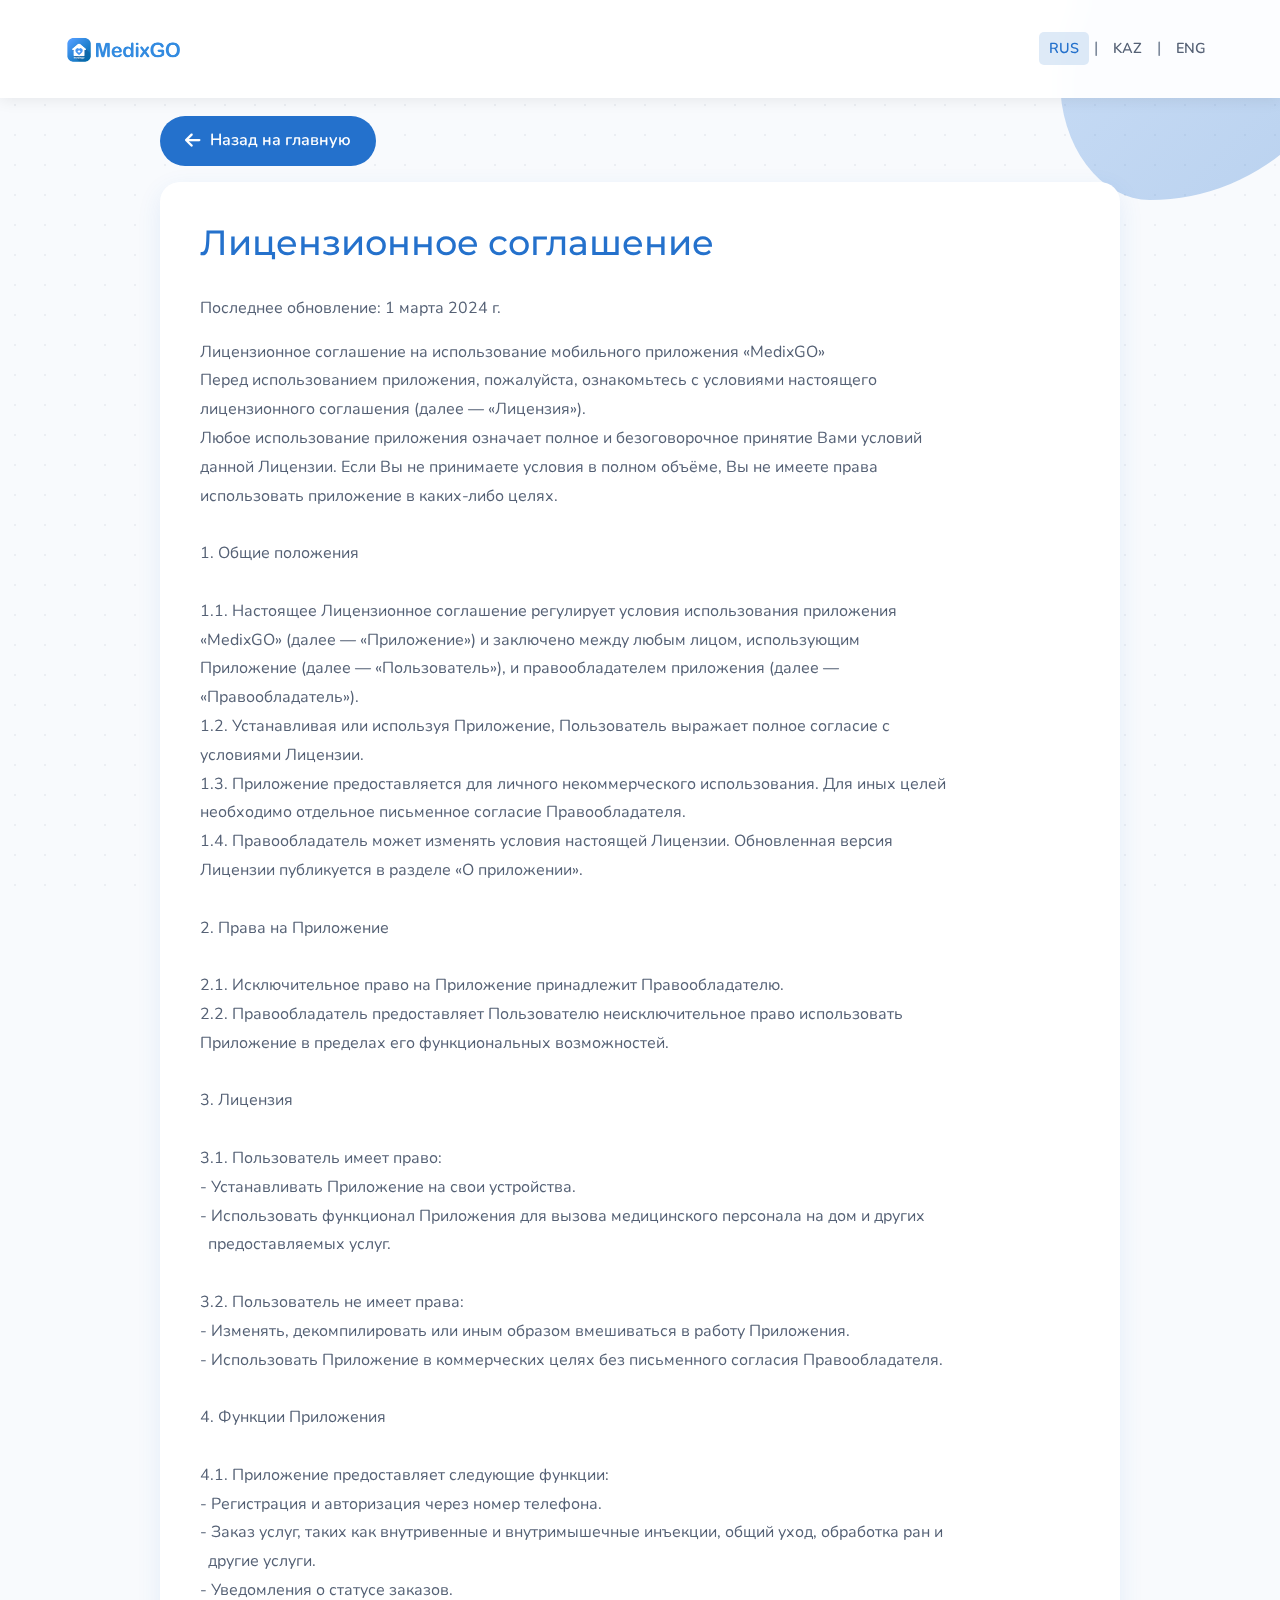
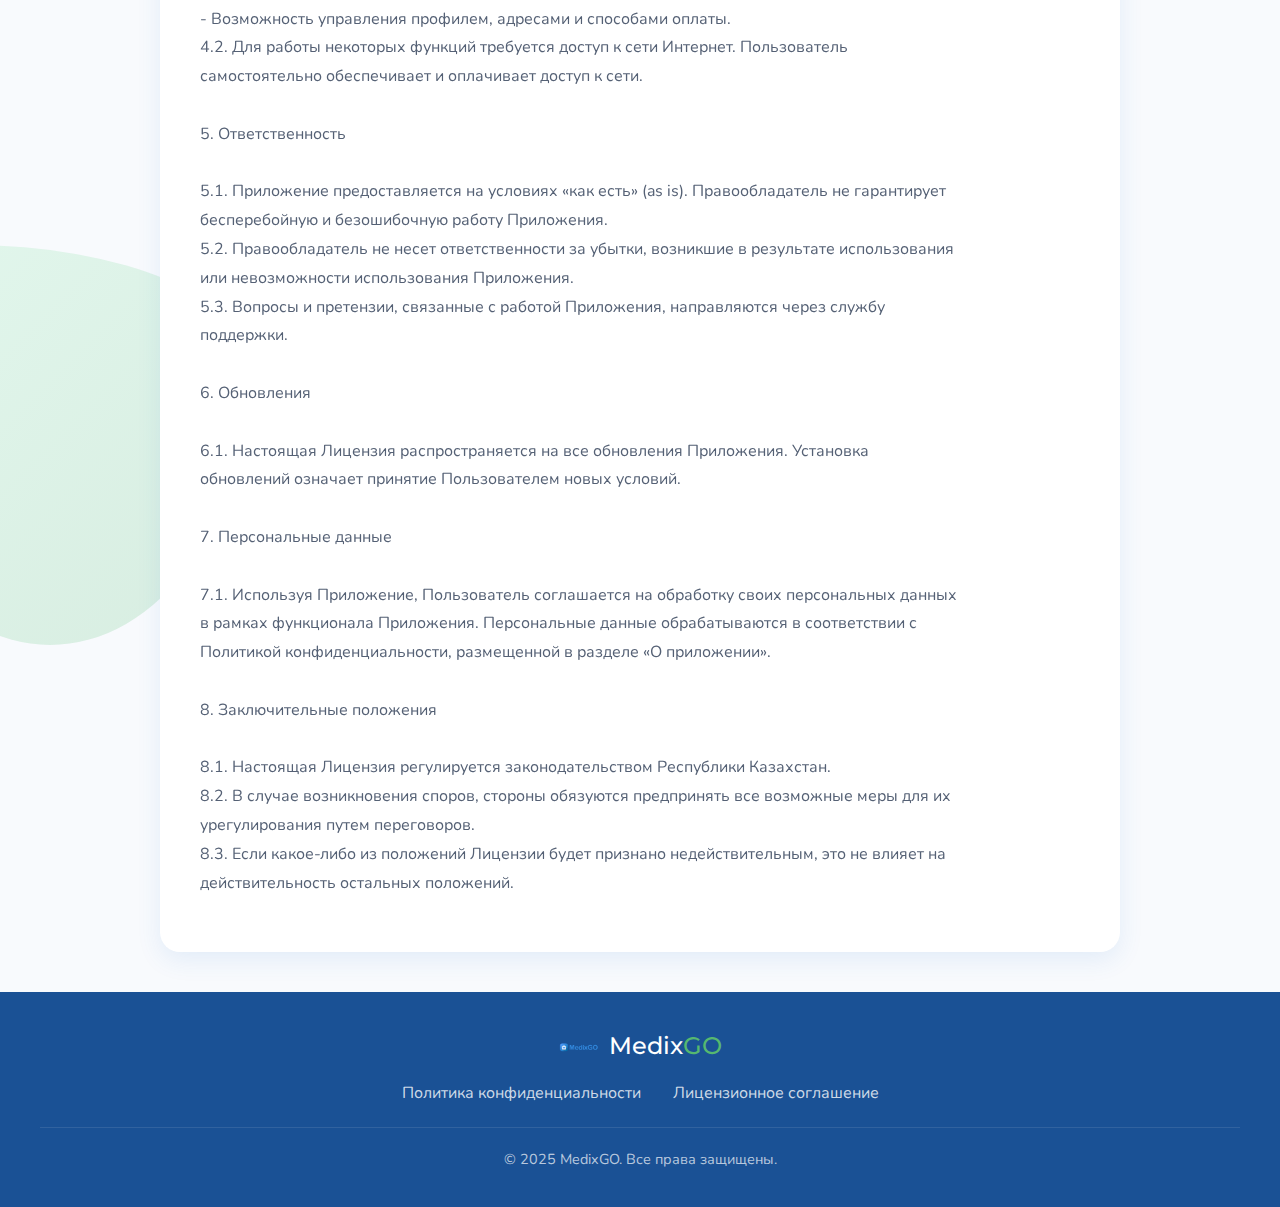
<file: licenziya.html>
<!DOCTYPE html>
<html lang="ru">
<head>
  <meta charset="UTF-8">
  <title>MedixGO - Лицензионное соглашение</title>
  <meta name="viewport" content="width=device-width, initial-scale=1.0" />

  <!-- Bootstrap CSS -->
  <link
    rel="stylesheet"
    href="https://cdn.jsdelivr.net/npm/bootstrap@5.3.0/dist/css/bootstrap.min.css"
  />
  <!-- Google Font: Nunito + Montserrat -->
  <link
    href="https://fonts.googleapis.com/css2?family=Nunito:wght@400;600;700&family=Montserrat:wght@500;700&display=swap"
    rel="stylesheet"
  />
  <!-- Font Awesome для иконок -->
  <link
    rel="stylesheet"
    href="https://cdnjs.cloudflare.com/ajax/libs/font-awesome/6.0.0/css/all.min.css"
    crossorigin="anonymous"
    referrerpolicy="no-referrer"
  />

  <style>
    :root {
      --primary: #2471CC;
      --primary-light: #5B9AE8;
      --primary-dark: #1A5195;
      --secondary: #38BEC9;
      --accent: #56B870;
      --accent-light: #8EEDB0;
      --background: #F8FAFD;
      --card-bg: #FFFFFF;
      --text-dark: #272E3A;
      --text-medium: #556175;
      --text-light: #7E8A9C;
      --white: #FFFFFF;
      --shadow: 0 8px 24px rgba(36, 113, 204, 0.1);
    }
    
    * {
      margin: 0;
      padding: 0;
      box-sizing: border-box;
    }
    
    body {
      background-color: var(--background);
      color: var(--text-dark);
      font-family: 'Nunito', sans-serif;
      line-height: 1.6;
      position: relative;
      overflow-x: hidden;
    }

    /* Декоративные элементы */
    .bg-shape {
      position: absolute;
      z-index: -1;
    }

    .bg-shape-1 {
      top: -100px;
      right: -80px;
      width: 300px;
      height: 300px;
      background: linear-gradient(135deg, var(--primary-light), var(--primary));
      border-radius: 60% 40% 70% 30% / 60% 30% 70% 40%;
      opacity: 0.3;
    }

    .bg-shape-2 {
      bottom: 20%;
      left: -150px;
      width: 400px;
      height: 400px;
      background: linear-gradient(135deg, var(--accent-light), var(--accent));
      border-radius: 30% 70% 50% 50% / 30% 30% 70% 70%;
      opacity: 0.2;
    }
    
    .bg-dots {
      position: fixed;
      width: 100%;
      height: 100%;
      background-image: radial-gradient(var(--text-light) 1px, transparent 1px);
      background-size: 30px 30px;
      opacity: 0.1;
      z-index: -2;
    }

    /* Шапка */
    header {
      position: fixed;
      top: 0;
      left: 0;
      right: 0;
      z-index: 999;
      background: rgba(255, 255, 255, 0.95);
      box-shadow: 0 2px 15px rgba(0, 0, 0, 0.08);
      backdrop-filter: blur(10px);
      display: flex;
      align-items: center;
      justify-content: space-between;
      padding: 15px 5%;
      transition: all 0.3s ease;
    }

    /* Логотип */
    .logo-container {
      display: flex;
      align-items: center;
    }

    #logo {
      width: 120px;
      height: auto;
      transition: transform 0.3s;
    }

    .logo-container:hover #logo {
      transform: scale(1.05);
    }

    /* Языковые переключатели */
    .lang-switch {
      display: flex;
      align-items: center;
      gap: 5px;
    }

    .lang-btn {
      background: none;
      border: none;
      color: var(--text-medium);
      font-weight: 600;
      cursor: pointer;
      font-size: 0.9rem;
      padding: 5px 10px;
      border-radius: 5px;
      transition: all 0.3s;
    }

    .lang-btn:hover {
      color: var(--primary);
      background: rgba(36, 113, 204, 0.1);
    }

    .lang-btn.active {
      color: var(--primary);
      background: rgba(36, 113, 204, 0.15);
    }

    .lang-separator {
      color: var(--text-light);
      font-weight: 600;
    }

    /* Основной контент */
    main {
      padding-top: 100px;
      max-width: 1000px;
      margin: auto;
      padding-left: 20px;
      padding-right: 20px;
      position: relative;
    }

    .license-container {
      background: var(--card-bg);
      border-radius: 20px;
      padding: 40px;
      box-shadow: var(--shadow);
      margin-bottom: 40px;
    }

    .license-container h1 {
      font-family: 'Montserrat', sans-serif;
      color: var(--primary);
      margin-bottom: 30px;
      font-size: 2.2rem;
    }

    .license-container p {
      color: var(--text-medium);
      margin-bottom: 15px;
      line-height: 1.8;
      white-space: pre-wrap;
    }

    .license-container h2 {
      font-family: 'Montserrat', sans-serif;
      color: var(--text-dark);
      margin: 30px 0 15px;
      font-size: 1.5rem;
    }

    .back-button {
      display: inline-flex;
      align-items: center;
      gap: 10px;
      padding: 12px 25px;
      background: var(--primary);
      color: white;
      border-radius: 50px;
      text-decoration: none;
      font-weight: 600;
      transition: all 0.3s;
      margin-bottom: 1em;
      margin-top: 1em;
    }

    .back-button:hover {
      background: var(--primary-dark);
      transform: translateY(-2px);
      color: white;
    }

    .back-button i {
      font-size: 1.1rem;
    }

    /* Футер */
    footer {
      background: var(--primary-dark);
      color: var(--white);
      padding: 40px 20px 20px;
      text-align: center;
    }

    .footer-content {
      max-width: 1200px;
      margin: 0 auto;
    }

    .footer-logo {
      display: flex;
      align-items: center;
      justify-content: center;
      gap: 10px;
      margin-bottom: 20px;
    }

    .footer-logo img {
      width: 40px;
      height: auto;
    }

    .footer-logo h3 {
      font-family: 'Montserrat', sans-serif;
      font-size: 1.5rem;
      color: white;
      margin: 0;
    }

    .footer-logo h3 span {
      color: #56B870;
    }
    
    .footer-links {
      display: flex;
      justify-content: center;
      gap: 2rem;
      margin-bottom: 20px;
    }
    
    .footer-links a {
      color: rgba(255, 255, 255, 0.8);
      text-decoration: none;
      transition: color 0.3s ease;
    }
    
    .footer-links a:hover {
      color: white;
      text-decoration: underline;
    }

    .footer-bottom {
      margin-top: 20px;
      padding-top: 20px;
      border-top: 1px solid rgba(255, 255, 255, 0.1);
    }

    .footer-bottom p {
      color: rgba(255, 255, 255, 0.7);
      font-size: 0.9rem;
    }

    @media (max-width: 768px) {
      .license-container {
        padding: 30px 20px;
      }

      .license-container h1 {
        font-size: 1.8rem;
      }

      .license-container h2 {
        font-size: 1.3rem;
      }
    }
  </style>
</head>
<body>
  <!-- Декоративные элементы фона -->
  <div class="bg-dots"></div>
  <div class="bg-shape bg-shape-1"></div>
  <div class="bg-shape bg-shape-2"></div>

  <!-- Шапка -->
  <header id="site-header">
    <div class="logo-container">
      <img src="Logo.png" alt="MedixGO Logo" id="logo" />
    </div>
    <div class="lang-switch">
      <button class="lang-btn active" onclick="changeLang('ru')">RUS</button>
      <span class="lang-separator">|</span>
      <button class="lang-btn" onclick="changeLang('kz')">KAZ</button>
      <span class="lang-separator">|</span>
      <button class="lang-btn" onclick="changeLang('en')">ENG</button>
    </div>
  </header>

  <!-- Основной контент -->
  <main>
    <a href="updated-medixgo-website.html" class="back-button" id="backButton">
      <i class="fas fa-arrow-left"></i>
      <span id="backButtonText">Назад на главную</span>
    </a>

    <div class="license-container">
      <h1 id="licenseTitle">Лицензионное соглашение</h1>
      
      <p id="lastUpdated">Последнее обновление: 1 марта 2024 г.</p>
      <div id="licenseContent">
        <p id="licenseBody">Лицензионное соглашение на использование мобильного приложения «MedixGO»
Перед использованием приложения, пожалуйста, ознакомьтесь с условиями настоящего 
лицензионного соглашения (далее — «Лицензия»). 
Любое использование приложения означает полное и безоговорочное принятие Вами условий 
данной Лицензии. Если Вы не принимаете условия в полном объёме, Вы не имеете права 
использовать приложение в каких-либо целях.

1. Общие положения

1.1. Настоящее Лицензионное соглашение регулирует условия использования приложения 
«MedixGO» (далее — «Приложение») и заключено между любым лицом, использующим 
Приложение (далее — «Пользователь»), и правообладателем приложения (далее — 
«Правообладатель»). 
1.2. Устанавливая или используя Приложение, Пользователь выражает полное согласие с 
условиями Лицензии. 
1.3. Приложение предоставляется для личного некоммерческого использования. Для иных целей 
необходимо отдельное письменное согласие Правообладателя. 
1.4. Правообладатель может изменять условия настоящей Лицензии. Обновленная версия 
Лицензии публикуется в разделе «О приложении».

2. Права на Приложение

2.1. Исключительное право на Приложение принадлежит Правообладателю. 
2.2. Правообладатель предоставляет Пользователю неисключительное право использовать 
Приложение в пределах его функциональных возможностей.

3. Лицензия

3.1. Пользователь имеет право:
- Устанавливать Приложение на свои устройства.
- Использовать функционал Приложения для вызова медицинского персонала на дом и других 
  предоставляемых услуг.

3.2. Пользователь не имеет права:
- Изменять, декомпилировать или иным образом вмешиваться в работу Приложения.
- Использовать Приложение в коммерческих целях без письменного согласия Правообладателя.

4. Функции Приложения

4.1. Приложение предоставляет следующие функции:
- Регистрация и авторизация через номер телефона.
- Заказ услуг, таких как внутривенные и внутримышечные инъекции, общий уход, обработка ран и 
  другие услуги.
- Уведомления о статусе заказов.
- Возможность управления профилем, адресами и способами оплаты.
4.2. Для работы некоторых функций требуется доступ к сети Интернет. Пользователь 
самостоятельно обеспечивает и оплачивает доступ к сети.

5. Ответственность

5.1. Приложение предоставляется на условиях «как есть» (as is). Правообладатель не гарантирует 
бесперебойную и безошибочную работу Приложения. 
5.2. Правообладатель не несет ответственности за убытки, возникшие в результате использования 
или невозможности использования Приложения. 
5.3. Вопросы и претензии, связанные с работой Приложения, направляются через службу 
поддержки.

6. Обновления

6.1. Настоящая Лицензия распространяется на все обновления Приложения. Установка 
обновлений означает принятие Пользователем новых условий.

7. Персональные данные

7.1. Используя Приложение, Пользователь соглашается на обработку своих персональных данных 
в рамках функционала Приложения. Персональные данные обрабатываются в соответствии с 
Политикой конфиденциальности, размещенной в разделе «О приложении».

8. Заключительные положения

8.1. Настоящая Лицензия регулируется законодательством Республики Казахстан. 
8.2. В случае возникновения споров, стороны обязуются предпринять все возможные меры для их 
урегулирования путем переговоров. 
8.3. Если какое-либо из положений Лицензии будет признано недействительным, это не влияет на 
действительность остальных положений.
</p>
      </div>
    </div>
  </main>

  <!-- Футер -->
  <footer>
    <div class="footer-content">
      <div class="footer-logo">
        <img src="Logo.png" alt="MedixGO Logo" />
        <h3>Medix<span>GO</span></h3>
      </div>
      <div class="footer-links">
        <a href="politika.html" id="footerPolicy">Политика конфиденциальности</a>
        <a href="licenziya.html" id="footerLicense">Лицензионное соглашение</a>
      </div>
      <div class="footer-bottom">
        <p id="footerCopyright">© 2025 MedixGO. Все права защищены.</p>
      </div>
    </div>
  </footer>

  <!-- Bootstrap JS -->
  <script src="https://cdn.jsdelivr.net/npm/bootstrap@5.3.0/dist/js/bootstrap.bundle.min.js"></script>

  <script>
    // Объект переводов
    const translations = {
      ru: {
        backButtonText: "Назад на главную",
        licenseTitle: "Лицензионное соглашение",
        lastUpdated: "Последнее обновление: 1 марта 2024 г.",
        licenseBody: `Лицензионное соглашение на использование мобильного приложения «MedixGO»
Перед использованием приложения, пожалуйста, ознакомьтесь с условиями настоящего 
лицензионного соглашения (далее — «Лицензия»). 
Любое использование приложения означает полное и безоговорочное принятие Вами условий 
данной Лицензии. Если Вы не принимаете условия в полном объёме, Вы не имеете права 
использовать приложение в каких-либо целях.

1. Общие положения

1.1. Настоящее Лицензионное соглашение регулирует условия использования приложения 
«MedixGO» (далее — «Приложение») и заключено между любым лицом, использующим 
Приложение (далее — «Пользователь»), и правообладателем приложения (далее — 
«Правообладатель»). 
1.2. Устанавливая или используя Приложение, Пользователь выражает полное согласие с 
условиями Лицензии. 
1.3. Приложение предоставляется для личного некоммерческого использования. Для иных целей 
необходимо отдельное письменное согласие Правообладателя. 
1.4. Правообладатель может изменять условия настоящей Лицензии. Обновленная версия 
Лицензии публикуется в разделе «О приложении».

2. Права на Приложение

2.1. Исключительное право на Приложение принадлежит Правообладателю. 
2.2. Правообладатель предоставляет Пользователю неисключительное право использовать 
Приложение в пределах его функциональных возможностей.

3. Лицензия

3.1. Пользователь имеет право:
- Устанавливать Приложение на свои устройства.
- Использовать функционал Приложения для вызова медицинского персонала на дом и других 
  предоставляемых услуг.

3.2. Пользователь не имеет права:
- Изменять, декомпилировать или иным образом вмешиваться в работу Приложения.
- Использовать Приложение в коммерческих целях без письменного согласия Правообладателя.

4. Функции Приложения

4.1. Приложение предоставляет следующие функции:
- Регистрация и авторизация через номер телефона.
- Заказ услуг, таких как внутривенные и внутримышечные инъекции, общий уход, обработка ран и 
  другие услуги.
- Уведомления о статусе заказов.
- Возможность управления профилем, адресами и способами оплаты.
4.2. Для работы некоторых функций требуется доступ к сети Интернет. Пользователь 
самостоятельно обеспечивает и оплачивает доступ к сети.

5. Ответственность

5.1. Приложение предоставляется на условиях «как есть» (as is). Правообладатель не гарантирует 
бесперебойную и безошибочную работу Приложения. 
5.2. Правообладатель не несет ответственности за убытки, возникшие в результате использования 
или невозможности использования Приложения. 
5.3. Вопросы и претензии, связанные с работой Приложения, направляются через службу 
поддержки.

6. Обновления

6.1. Настоящая Лицензия распространяется на все обновления Приложения. Установка 
обновлений означает принятие Пользователем новых условий.

7. Персональные данные

7.1. Используя Приложение, Пользователь соглашается на обработку своих персональных данных 
в рамках функционала Приложения. Персональные данные обрабатываются в соответствии с 
Политикой конфиденциальности, размещенной в разделе «О приложении».

8. Заключительные положения

8.1. Настоящая Лицензия регулируется законодательством Республики Казахстан. 
8.2. В случае возникновения споров, стороны обязуются предпринять все возможные меры для их 
урегулирования путем переговоров. 
8.3. Если какое-либо из положений Лицензии будет признано недействительным, это не влияет на 
действительность остальных положений.`,
        footerPolicy: "Политика конфиденциальности",
        footerLicense: "Лицензионное соглашение",
        footerCopyright: "© 2025 MedixGO. Все права защищены."
      },
      kz: {
        backButtonText: "Басты бетке оралу",
        licenseTitle: "Лицензиялық келісім",
        lastUpdated: "Соңғы жаңарту: 1 наурыз 2024 ж.",
        licenseBody: `«MedixGO» мобильді қосымшасын пайдалану бойынша лицензиялық келісім
Қосымшаны пайдаланбас бұрын, осы лицензиялық келісімнің (бұдан әрі — «Лицензия») 
шарттарымен танысып шығыңыз.
Қосымшаны кез келген пайдалану Сіздің осы Лицензия шарттарын толық және даусыз 
қабылдағаныңызды білдіреді. Егер Сіз шарттарды толығымен қабылдамасаңыз, онда 
Қосымшаны кез келген мақсатта пайдалануға құқығыңыз жоқ.

1. Жалпы ережелер

1.1. Осы Лицензиялық келісім «MedixGO» қосымшасын (бұдан әрі — «Қосымша») пайдалану 
шарттарын реттейді және Қосымшаны пайдаланатын кез келген тұлға (бұдан әрі — 
«Пайдаланушы») мен қосымшаның құқық иеленушісі (бұдан әрі — «Құқық иеленуші») 
арасында жасалады.
1.2. Қосымшаны орнату немесе пайдалану арқылы Пайдаланушы Лицензия шарттарын толығымен 
қабылдайды.
1.3. Қосымша жеке, коммерциялық емес пайдалану үшін беріледі. Басқа мақсаттар үшін 
Құқық иеленушінің жазбаша келісімі қажет.
1.4. Құқық иеленуші осы Лицензия шарттарын өзгертуге құқылы. Жаңартылған нұсқасы 
«Қосымша туралы» бөлімінде жарияланады.

2. Қосымшаға құқықтар

2.1. Қосымшаға айрықша құқық Құқық иеленушіге тиесілі.
2.2. Құқық иеленуші Пайдаланушыға Қосымшаны оның функционалдық мүмкіндіктері шегінде 
пайдалануға айрықша емес құқық береді.

3. Лицензия

3.1. Пайдаланушының құқығы бар:
- Қосымшаны өз құрылғыларына орнатуға;
- Қосымшаның функционалын үйге медициналық персоналды шақыру және басқа да қызметтер 
  алу үшін пайдалануға.

3.2. Пайдаланушының құқығы жоқ:
- Қосымшаны өзгертуге, декомпиляциялауға немесе оның жұмысына басқа тәсілмен араласуға;
- Қосымшаны Құқық иеленушінің жазбаша келісімінсіз коммерциялық мақсатта пайдалануға.

4. Қосымшаның функциялары

4.1. Қосымша келесі функцияларды ұсынады:
- Телефон нөірі арқылы тіркелу және авторизация;
- Көрсетілетін қызметтерге тапсырыс беру (тамыр ішіне, бұлшықетке егу, жалпы күтім, жараларды өңдеу және т.б.);
- Тапсырыстардың мәртебесі туралы хабарламалар;
- Профиль, мекенжайлар және төлем тәсілдерін басқару мүмкіндігі.
4.2. Кейбір функциялар үшін Интернет желісіне қосылу қажет. Пайдаланушы желіге қосылуды 
өз бетінше қамтамасыз етеді және төлейді.

5. Жауапкершілік

5.1. Қосымша «қалай бар, солай» (as is) шарттарында ұсынылады. Құқық иеленуші Қосымшаның 
үздіксіз және қате жібермей жұмыс жасайтынына кепілдік бермейді.
5.2. Құқық иеленуші Қосымшаны пайдаланудан немесе пайдалану мүмкін еместігінен туындайтын 
шығындар үшін жауап бермейді.
5.3. Қосымшаның жұмысына қатысты сұрақтар мен шағымдар қолдау қызметіне жіберіледі.

6. Жаңартулар

6.1. Осы Лицензия Қосымшаның барлық жаңартуларына қолданылады. Жаңартуларды орнату 
Пайдаланушының жаңа шарттарды қабылдағанын білдіреді.

7. Жеке деректер

7.1. Қосымшаны пайдалана отырып, Пайдаланушы Қосымша функционалы шегінде өзінің 
жеке деректерін өңдеуге келісім береді. Жеке деректер «Қосымша туралы» бөлімінде 
орналастырылған Құпиялық саясатына сәйкес өңделеді.

8. Қорытынды ережелер

8.1. Осы Лицензияға Қазақстан Республикасының заңнамасы қолданылады.
8.2. Даулар туындаған жағдайда, тараптар оларды келіссөздер арқылы шешу үшін барлық 
мүмкін шараларды қабылдауға міндеттенеді.
8.3. Лицензияның қандай да бір ережесі жарамсыз деп танылса, бұл басқа ережелердің 
жарамдылығына әсер етпейді.`,
        footerPolicy: "Құпиялық саясаты",
        footerLicense: "Лицензиялық келісім",
        footerCopyright: "© 2025 MedixGO. Барлық құқықтар қорғалған."
      },
      en: {
        backButtonText: "Back to Home",
        licenseTitle: "License Agreement",
        lastUpdated: "Last updated: March 1, 2024",
        licenseBody: `License Agreement for the use of the "MedixGO" mobile application
Before using the application, please read the terms of this license agreement ("License").
Any use of the application signifies your full and unconditional acceptance of the terms 
of this License. If you do not accept these terms in full, you do not have the right to 
use the application for any purpose.

1. General Provisions

1.1. This License Agreement governs the terms of use of the "MedixGO" application 
(hereinafter referred to as the "Application") and is concluded between any person using 
the Application (hereinafter referred to as the "User") and the copyright holder of the 
application (hereinafter referred to as the "Copyright Holder").
1.2. By installing or using the Application, the User expresses full agreement with the 
terms of the License.
1.3. The Application is provided for personal non-commercial use. For other purposes, 
separate written consent of the Copyright Holder is required.
1.4. The Copyright Holder may modify the terms of this License. The updated version of 
the License is published in the "About the Application" section.

2. Rights to the Application

2.1. The exclusive right to the Application belongs to the Copyright Holder.
2.2. The Copyright Holder grants the User a non-exclusive right to use the Application 
within its functional capabilities.

3. License

3.1. The User has the right to:
- Install the Application on their devices.
- Use the Application's functionality to call medical personnel to their home and other 
  provided services.

3.2. The User does not have the right to:
- Modify, decompile, or otherwise interfere with the operation of the Application.
- Use the Application for commercial purposes without written consent from the Copyright Holder.

4. Application Functions

4.1. The Application provides the following functions:
- Registration and authorization via phone number.
- Ordering services such as intravenous and intramuscular injections, general care, wound 
  treatment, and other services.
- Notifications about order status.
- Ability to manage profile, addresses, and payment methods.
4.2. Some functions require Internet access. The User independently provides and pays for 
network access.

5. Liability

5.1. The Application is provided "as is". The Copyright Holder does not guarantee 
uninterrupted and error-free operation of the Application.
5.2. The Copyright Holder is not liable for losses arising from the use or inability to 
use the Application.
5.3. Questions and claims related to the operation of the Application are sent through 
the support service.

6. Updates

6.1. This License applies to all updates of the Application. Installing updates means 
the User accepts the new terms.

7. Personal Data

7.1. By using the Application, the User agrees to the processing of their personal data 
within the Application's functionality. Personal data is processed in accordance with the 
Privacy Policy posted in the "About the Application" section.

8. Final Provisions

8.1. This License is governed by the laws of the Republic of Kazakhstan.
8.2. In case of disputes, the parties undertake to take all possible measures to resolve 
them through negotiations.
8.3. If any provision of the License is found to be invalid, this does not affect the 
validity of the remaining provisions.`,
        footerPolicy: "Privacy Policy",
        footerLicense: "License Agreement",
        footerCopyright: "© 2025 MedixGO. All rights reserved."
      }
    };

    // Функция для смены языка
    function changeLang(lang) {
      // Обновляем активную кнопку
      document.querySelectorAll('.lang-btn').forEach(btn => {
        btn.classList.remove('active');
      });
      event.target.classList.add('active');

      // Обновляем тексты
      document.getElementById('backButtonText').textContent = translations[lang].backButtonText;
      document.getElementById('licenseTitle').textContent = translations[lang].licenseTitle;
      document.getElementById('lastUpdated').textContent = translations[lang].lastUpdated;
      document.getElementById('licenseBody').textContent = translations[lang].licenseBody;
      document.getElementById('footerPolicy').textContent = translations[lang].footerPolicy;
      document.getElementById('footerLicense').textContent = translations[lang].footerLicense;
      document.getElementById('footerCopyright').textContent = translations[lang].footerCopyright;
    }
  </script>
</body>
</html>
</file>
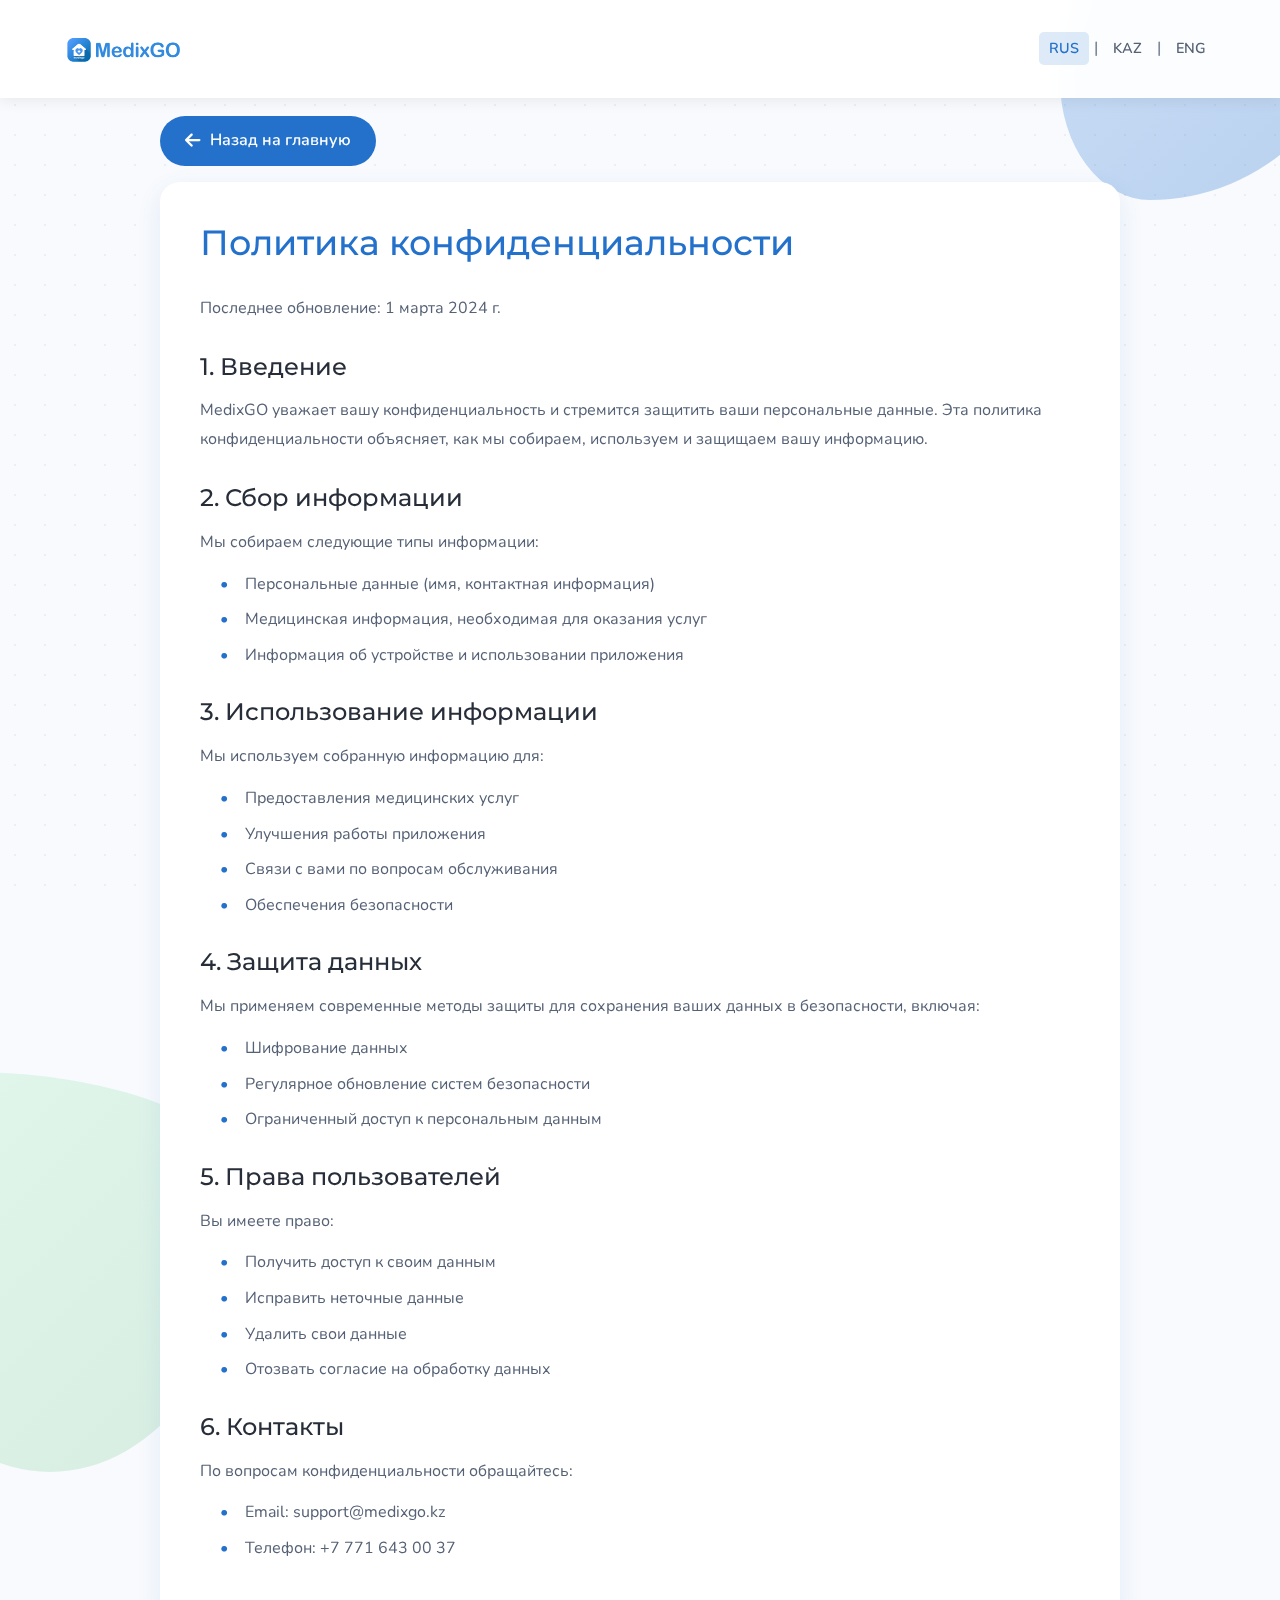
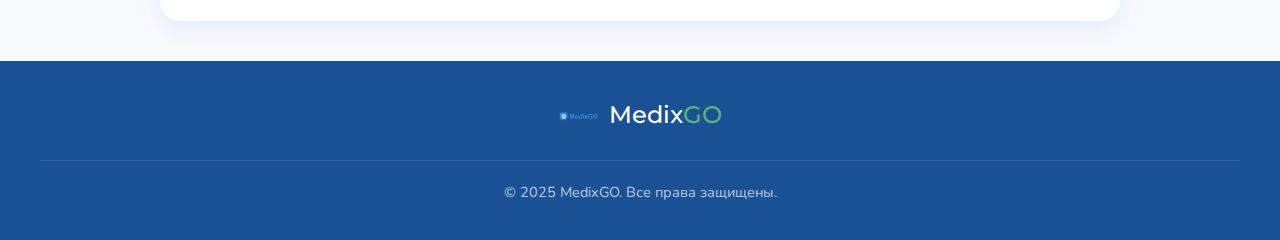
<file: politika.html>
<!DOCTYPE html>
<html lang="ru">
<head>
  <meta charset="UTF-8">
  <title>MedixGO - Политика конфиденциальности</title>
  <meta name="viewport" content="width=device-width, initial-scale=1.0" />

  <!-- Bootstrap CSS -->
  <link
    rel="stylesheet"
    href="https://cdn.jsdelivr.net/npm/bootstrap@5.3.0/dist/css/bootstrap.min.css"
  />
  <!-- Google Font: Nunito + Montserrat -->
  <link
    href="https://fonts.googleapis.com/css2?family=Nunito:wght@400;600;700&family=Montserrat:wght@500;700&display=swap"
    rel="stylesheet"
  />
  <!-- Font Awesome для иконок -->
  <link
    rel="stylesheet"
    href="https://cdnjs.cloudflare.com/ajax/libs/font-awesome/6.0.0/css/all.min.css"
    crossorigin="anonymous"
    referrerpolicy="no-referrer"
  />

  <style>
    :root {
      --primary: #2471CC;
      --primary-light: #5B9AE8;
      --primary-dark: #1A5195;
      --secondary: #38BEC9;
      --accent: #56B870;
      --accent-light: #8EEDB0;
      --background: #F8FAFD;
      --card-bg: #FFFFFF;
      --text-dark: #272E3A;
      --text-medium: #556175;
      --text-light: #7E8A9C;
      --white: #FFFFFF;
      --shadow: 0 8px 24px rgba(36, 113, 204, 0.1);
    }
    
    * {
      margin: 0;
      padding: 0;
      box-sizing: border-box;
    }
    
    body {
      background-color: var(--background);
      color: var(--text-dark);
      font-family: 'Nunito', sans-serif;
      line-height: 1.6;
      position: relative;
      overflow-x: hidden;
    }

    /* Декоративные элементы */
    .bg-shape {
      position: absolute;
      z-index: -1;
    }

    .bg-shape-1 {
      top: -100px;
      right: -80px;
      width: 300px;
      height: 300px;
      background: linear-gradient(135deg, var(--primary-light), var(--primary));
      border-radius: 60% 40% 70% 30% / 60% 30% 70% 40%;
      opacity: 0.3;
    }

    .bg-shape-2 {
      bottom: 20%;
      left: -150px;
      width: 400px;
      height: 400px;
      background: linear-gradient(135deg, var(--accent-light), var(--accent));
      border-radius: 30% 70% 50% 50% / 30% 30% 70% 70%;
      opacity: 0.2;
    }
    
    .bg-dots {
      position: fixed;
      width: 100%;
      height: 100%;
      background-image: radial-gradient(var(--text-light) 1px, transparent 1px);
      background-size: 30px 30px;
      opacity: 0.1;
      z-index: -2;
    }

    /* Шапка */
    header {
      position: fixed;
      top: 0;
      left: 0;
      right: 0;
      z-index: 999;
      background: rgba(255, 255, 255, 0.95);
      box-shadow: 0 2px 15px rgba(0, 0, 0, 0.08);
      backdrop-filter: blur(10px);
      display: flex;
      align-items: center;
      justify-content: space-between;
      padding: 15px 5%;
      transition: all 0.3s ease;
    }

    /* Логотип */
    .logo-container {
      display: flex;
      align-items: center;
    }

    #logo {
      width: 120px;
      height: auto;
      transition: transform 0.3s;
    }

    .logo-container:hover #logo {
      transform: scale(1.05);
    }

    /* Языковые переключатели */
    .lang-switch {
      display: flex;
      align-items: center;
      gap: 5px;
    }

    .lang-btn {
      background: none;
      border: none;
      color: var(--text-medium);
      font-weight: 600;
      cursor: pointer;
      font-size: 0.9rem;
      padding: 5px 10px;
      border-radius: 5px;
      transition: all 0.3s;
    }

    .lang-btn:hover {
      color: var(--primary);
      background: rgba(36, 113, 204, 0.1);
    }

    .lang-btn.active {
      color: var(--primary);
      background: rgba(36, 113, 204, 0.15);
    }

    .lang-separator {
      color: var(--text-light);
      font-weight: 600;
    }

    /* Основной контент */
    main {
      padding-top: 100px;
      max-width: 1000px;
      margin: auto;
      padding-left: 20px;
      padding-right: 20px;
      position: relative;
    }

    .policy-container {
      background: var(--card-bg);
      border-radius: 20px;
      padding: 40px;
      box-shadow: var(--shadow);
      margin-bottom: 40px;
    }

    .policy-container h1 {
      font-family: 'Montserrat', sans-serif;
      color: var(--primary);
      margin-bottom: 30px;
      font-size: 2.2rem;
    }

    .policy-container h2 {
      font-family: 'Montserrat', sans-serif;
      color: var(--text-dark);
      margin: 30px 0 15px;
      font-size: 1.5rem;
    }

    .policy-container p {
      color: var(--text-medium);
      margin-bottom: 15px;
      line-height: 1.8;
    }

    .policy-container ul {
      list-style-type: none;
      padding-left: 20px;
      margin-bottom: 20px;
    }

    .policy-container ul li {
      position: relative;
      padding-left: 25px;
      margin-bottom: 10px;
      color: var(--text-medium);
    }

    .policy-container ul li:before {
      content: '•';
      color: var(--primary);
      font-weight: bold;
      position: absolute;
      left: 0;
    }

    .back-button {
      display: inline-flex;
      align-items: center;
      gap: 10px;
      padding: 12px 25px;
      background: var(--primary);
      color: white;
      border-radius: 50px;
      text-decoration: none;
      font-weight: 600;
      transition: all 0.3s;
      margin-bottom: 1em;
      margin-top: 1em;
    }

    .back-button:hover {
      background: var(--primary-dark);
      transform: translateY(-2px);
      color: white;
    }

    .back-button i {
      font-size: 1.1rem;
    }

    /* Футер */
    footer {
      background: var(--primary-dark);
      color: var(--white);
      padding: 40px 20px 20px;
      text-align: center;
    }

    .footer-content {
      max-width: 1200px;
      margin: 0 auto;
    }

    .footer-logo {
      display: flex;
      align-items: center;
      justify-content: center;
      gap: 10px;
      margin-bottom: 20px;
    }

    .footer-logo img {
      width: 40px;
      height: auto;
    }

    .footer-logo h3 {
      font-family: 'Montserrat', sans-serif;
      font-size: 1.5rem;
      color: white;
      margin: 0;
    }

    .footer-logo h3 span {
      color: #56B870;
    }

    .footer-bottom {
      margin-top: 30px;
      padding-top: 20px;
      border-top: 1px solid rgba(255, 255, 255, 0.1);
    }

    .footer-bottom p {
      color: rgba(255, 255, 255, 0.7);
      font-size: 0.9rem;
    }

    @media (max-width: 768px) {
      .policy-container {
        padding: 30px 20px;
      }

      .policy-container h1 {
        font-size: 1.8rem;
      }

      .policy-container h2 {
        font-size: 1.3rem;
      }
    }
  </style>
</head>
<body>
  <!-- Декоративные элементы фона -->
  <div class="bg-dots"></div>
  <div class="bg-shape bg-shape-1"></div>
  <div class="bg-shape bg-shape-2"></div>

  <!-- Шапка -->
  <header id="site-header">
    <div class="logo-container">
      <img src="Logo.png" alt="MedixGO Logo" id="logo" />
    </div>
    <div class="lang-switch">
      <button class="lang-btn active" onclick="changeLang('ru')">RUS</button>
      <span class="lang-separator">|</span>
      <button class="lang-btn" onclick="changeLang('kz')">KAZ</button>
      <span class="lang-separator">|</span>
      <button class="lang-btn" onclick="changeLang('en')">ENG</button>
    </div>
  </header>

  <!-- Основной контент -->
  <main>
    <a href="updated-medixgo-website.html" class="back-button" id="backButton">
      <i class="fas fa-arrow-left"></i>
      <span id="backButtonText">Назад на главную</span>
    </a>

    <div class="policy-container">
      <h1 id="policyTitle">Политика конфиденциальности</h1>
      
      <p id="lastUpdated">Последнее обновление: 1 марта 2024 г.</p>

      <h2 id="introTitle">1. Введение</h2>
      <p id="introText">MedixGO уважает вашу конфиденциальность и стремится защитить ваши персональные данные. Эта политика конфиденциальности объясняет, как мы собираем, используем и защищаем вашу информацию.</p>

      <h2 id="dataCollectionTitle">2. Сбор информации</h2>
      <p id="dataCollectionIntro">Мы собираем следующие типы информации:</p>
      <ul id="dataCollectionList">
        <li>Персональные данные (имя, контактная информация)</li>
        <li>Медицинская информация, необходимая для оказания услуг</li>
        <li>Информация об устройстве и использовании приложения</li>
      </ul>

      <h2 id="dataUsageTitle">3. Использование информации</h2>
      <p id="dataUsageIntro">Мы используем собранную информацию для:</p>
      <ul id="dataUsageList">
        <li>Предоставления медицинских услуг</li>
        <li>Улучшения работы приложения</li>
        <li>Связи с вами по вопросам обслуживания</li>
        <li>Обеспечения безопасности</li>
      </ul>

      <h2 id="dataProtectionTitle">4. Защита данных</h2>
      <p id="dataProtectionIntro">Мы применяем современные методы защиты для сохранения ваших данных в безопасности, включая:</p>
      <ul id="dataProtectionList">
        <li>Шифрование данных</li>
        <li>Регулярное обновление систем безопасности</li>
        <li>Ограниченный доступ к персональным данным</li>
      </ul>

      <h2 id="userRightsTitle">5. Права пользователей</h2>
      <p id="userRightsIntro">Вы имеете право:</p>
      <ul id="userRightsList">
        <li>Получить доступ к своим данным</li>
        <li>Исправить неточные данные</li>
        <li>Удалить свои данные</li>
        <li>Отозвать согласие на обработку данных</li>
      </ul>

      <h2 id="contactsTitle">6. Контакты</h2>
      <p id="contactsIntro">По вопросам конфиденциальности обращайтесь:</p>
      <ul id="contactsList">
        <li>Email: support@medixgo.kz</li>
        <li>Телефон: +7 771 643 00 37</li>
      </ul>
    </div>
  </main>

  <!-- Футер -->
  <footer>
    <div class="footer-content">
      <div class="footer-logo">
        <img src="Logo.png" alt="MedixGO Logo" />
        <h3>Medix<span>GO</span></h3>
      </div>
      <div class="footer-bottom">
        <p id="footerCopyright">© 2025 MedixGO. Все права защищены.</p>
      </div>
    </div>
  </footer>

  <!-- Bootstrap JS -->
  <script src="https://cdn.jsdelivr.net/npm/bootstrap@5.3.0/dist/js/bootstrap.bundle.min.js"></script>

  <script>
    // Объект переводов
    const translations = {
      ru: {
        backButtonText: "Назад на главную",
        policyTitle: "Политика конфиденциальности",
        lastUpdated: "Последнее обновление: 1 марта 2024 г.",
        introTitle: "1. Введение",
        introText: "MedixGO уважает вашу конфиденциальность и стремится защитить ваши персональные данные. Эта политика конфиденциальности объясняет, как мы собираем, используем и защищаем вашу информацию.",
        dataCollectionTitle: "2. Сбор информации",
        dataCollectionIntro: "Мы собираем следующие типы информации:",
        dataCollectionList: [
          "Персональные данные (имя, контактная информация)",
          "Медицинская информация, необходимая для оказания услуг",
          "Информация об устройстве и использовании приложения"
        ],
        dataUsageTitle: "3. Использование информации",
        dataUsageIntro: "Мы используем собранную информацию для:",
        dataUsageList: [
          "Предоставления медицинских услуг",
          "Улучшения работы приложения",
          "Связи с вами по вопросам обслуживания",
          "Обеспечения безопасности"
        ],
        dataProtectionTitle: "4. Защита данных",
        dataProtectionIntro: "Мы применяем современные методы защиты для сохранения ваших данных в безопасности, включая:",
        dataProtectionList: [
          "Шифрование данных",
          "Регулярное обновление систем безопасности",
          "Ограниченный доступ к персональным данным"
        ],
        userRightsTitle: "5. Права пользователей",
        userRightsIntro: "Вы имеете право:",
        userRightsList: [
          "Получить доступ к своим данным",
          "Исправить неточные данные",
          "Удалить свои данные",
          "Отозвать согласие на обработку данных"
        ],
        contactsTitle: "6. Контакты",
        contactsIntro: "По вопросам конфиденциальности обращайтесь:",
        contactsList: [
          "Email: support@medixgo.kz",
          "Телефон: +7 771 643 00 37"
        ],
        footerCopyright: "© 2025 MedixGO. Все права защищены."
      },
      kz: {
        backButtonText: "Басты бетке оралу",
        policyTitle: "Құпиялық саясаты",
        lastUpdated: "Соңғы жаңарту: 1 наурыз 2024 ж.",
        introTitle: "1. Кіріспе",
        introText: "MedixGO сіздің құпиялылығыңызды құрметтейді және жеке деректеріңізді қорғауға ұмтылады. Бұл құпиялылық саясаты біз сіздің ақпаратыңызды қалай жинайтынымыз, қолданатынымыз және қорғайтынымызды түсіндіреді.",
        dataCollectionTitle: "2. Ақпарат жинау",
        dataCollectionIntro: "Біз келесі түрдегі ақпаратты жинаймыз:",
        dataCollectionList: [
          "Жеке деректер (аты-жөні, байланыс ақпараты)",
          "Қызмет көрсету үшін қажетті медициналық ақпарат",
          "Құрылғы және қосымшаны пайдалану туралы ақпарат"
        ],
        dataUsageTitle: "3. Ақпаратты қолдану",
        dataUsageIntro: "Біз жиналған ақпаратты келесі мақсаттарда қолданамыз:",
        dataUsageList: [
          "Медициналық қызметтерді көрсету",
          "Қосымшаның жұмысын жақсарту",
          "Қызмет көрсету мәселелері бойынша сізбен байланысу",
          "Қауіпсіздікті қамтамасыз ету"
        ],
        dataProtectionTitle: "4. Деректерді қорғау",
        dataProtectionIntro: "Біз деректеріңізді қауіпсіз сақтау үшін заманауи қорғау әдістерін қолданамыз, оларға мыналар жатады:",
        dataProtectionList: [
          "Деректерді шифрлау",
          "Қауіпсіздік жүйелерін үнемі жаңарту",
          "Жеке деректерге шектеулі қол жетімділік"
        ],
        userRightsTitle: "5. Пайдаланушы құқықтары",
        userRightsIntro: "Сізде келесі құқықтар бар:",
        userRightsList: [
          "Өз деректеріңізге қол жетімділік алу",
          "Дұрыс емес деректерді түзету",
          "Деректерді жою",
          "Деректерді өңдеуге келісімін кері қайтару"
        ],
        contactsTitle: "6. Байланыстар",
        contactsIntro: "Құпиялылық мәселелері бойынша кері байланыс:",
        contactsList: [
          "Email: support@medixgo.kz",
          "Телефон: +7 771 643 00 37"
        ],
        footerCopyright: "© 2025 MedixGO. Барлық құқықтар қорғалған."
      },
      en: {
        backButtonText: "Back to Home",
        policyTitle: "Privacy Policy",
        lastUpdated: "Last updated: March 1, 2024",
        introTitle: "1. Introduction",
        introText: "MedixGO respects your privacy and strives to protect your personal data. This privacy policy explains how we collect, use, and protect your information.",
        dataCollectionTitle: "2. Information Collection",
        dataCollectionIntro: "We collect the following types of information:",
        dataCollectionList: [
          "Personal data (name, contact information)",
          "Medical information necessary for service provision",
          "Device and application usage information"
        ],
        dataUsageTitle: "3. Information Usage",
        dataUsageIntro: "We use the collected information for:",
        dataUsageList: [
          "Providing medical services",
          "Improving application functionality",
          "Communicating with you about service issues",
          "Ensuring security"
        ],
        dataProtectionTitle: "4. Data Protection",
        dataProtectionIntro: "We apply modern protection methods to keep your data secure, including:",
        dataProtectionList: [
          "Data encryption",
          "Regular security system updates",
          "Limited access to personal data"
        ],
        userRightsTitle: "5. User Rights",
        userRightsIntro: "You have the right to:",
        userRightsList: [
          "Access your data",
          "Correct inaccurate data",
          "Delete your data",
          "Withdraw consent for data processing"
        ],
        contactsTitle: "6. Contacts",
        contactsIntro: "For privacy-related inquiries, please contact:",
        contactsList: [
          "Email: support@medixgo.kz",
          "Phone: +7 771 643 00 37"
        ],
        footerCopyright: "© 2025 MedixGO. All rights reserved."
      }
    };

    // Функция для изменения языка
    function changeLang(lang) {
      // Сохраняем выбранный язык в localStorage
      localStorage.setItem('preferredLang', lang);
      
      // Устанавливаем язык документа
      document.documentElement.lang = lang;
      
      // Обновляем заголовок страницы
      document.title = `MedixGO - ${translations[lang].policyTitle}`;

      // Снимаем класс active со всех кнопок
      document.querySelectorAll('.lang-btn').forEach(btn => btn.classList.remove('active'));
      // Активируем кнопку выбранного языка
      const activeBtn = document.querySelector(`.lang-btn[onclick="changeLang('${lang}')"]`);
      if (activeBtn) activeBtn.classList.add('active');
      
      // Обновляем текст кнопки "Назад"
      document.getElementById('backButtonText').textContent = translations[lang].backButtonText;
      
      // Обновляем заголовок политики
      document.getElementById('policyTitle').textContent = translations[lang].policyTitle;
      
      // Обновляем дату последнего обновления
      document.getElementById('lastUpdated').textContent = translations[lang].lastUpdated;
      
      // Обновляем раздел "Введение"
      document.getElementById('introTitle').textContent = translations[lang].introTitle;
      document.getElementById('introText').textContent = translations[lang].introText;
      
      // Обновляем раздел "Сбор информации"
      document.getElementById('dataCollectionTitle').textContent = translations[lang].dataCollectionTitle;
      document.getElementById('dataCollectionIntro').textContent = translations[lang].dataCollectionIntro;
      updateList('dataCollectionList', translations[lang].dataCollectionList);
      
      // Обновляем раздел "Использование информации"
      document.getElementById('dataUsageTitle').textContent = translations[lang].dataUsageTitle;
      document.getElementById('dataUsageIntro').textContent = translations[lang].dataUsageIntro;
      updateList('dataUsageList', translations[lang].dataUsageList);
      
      // Обновляем раздел "Защита данных"
      document.getElementById('dataProtectionTitle').textContent = translations[lang].dataProtectionTitle;
      document.getElementById('dataProtectionIntro').textContent = translations[lang].dataProtectionIntro;
      updateList('dataProtectionList', translations[lang].dataProtectionList);
      
      // Обновляем раздел "Права пользователей"
      document.getElementById('userRightsTitle').textContent = translations[lang].userRightsTitle;
      document.getElementById('userRightsIntro').textContent = translations[lang].userRightsIntro;
      updateList('userRightsList', translations[lang].userRightsList);
      
      // Обновляем раздел "Контакты"
      document.getElementById('contactsTitle').textContent = translations[lang].contactsTitle;
      document.getElementById('contactsIntro').textContent = translations[lang].contactsIntro;
      updateList('contactsList', translations[lang].contactsList);
      
      // Обновляем копирайт в футере
      document.getElementById('footerCopyright').textContent = translations[lang].footerCopyright;
    }
    
    // Функция для обновления списков
    function updateList(listId, items) {
      const list = document.getElementById(listId);
      list.innerHTML = '';
      
      items.forEach(item => {
        const li = document.createElement('li');
        li.textContent = item;
        list.appendChild(li);
      });
    }

    // При загрузке страницы
    document.addEventListener('DOMContentLoaded', () => {
      // Проверяем, сохранён ли язык в localStorage
      const savedLang = localStorage.getItem('preferredLang');
      if (savedLang) {
        // Если есть — применяем
        changeLang(savedLang);
      } else {
        // Иначе по умолчанию русский
        changeLang('ru');
      }
      
      // Обработчик для кнопки "Назад"
      document.getElementById('backButton').addEventListener('click', function(e) {
        // Переход на главную страницу
        window.location.href = 'index.html';
      });
    });
  </script>
</body>
</html>
</file>
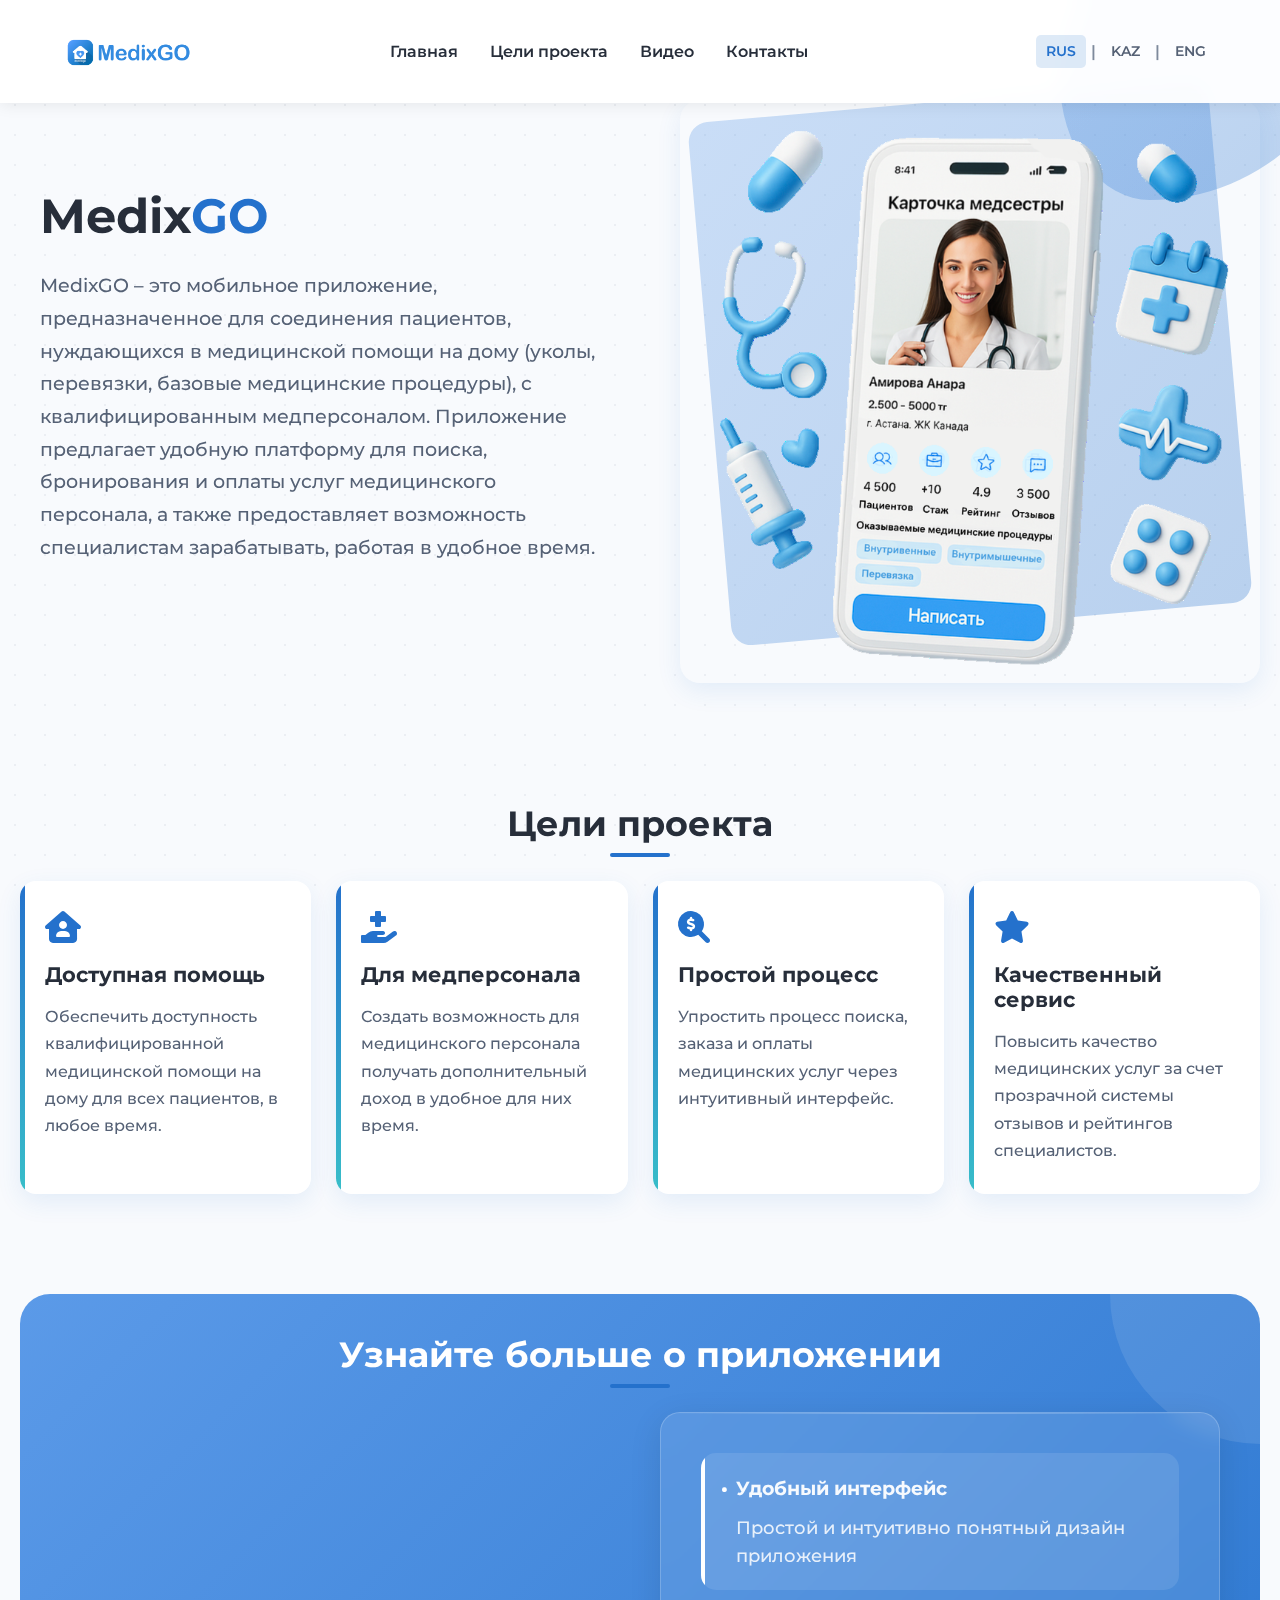
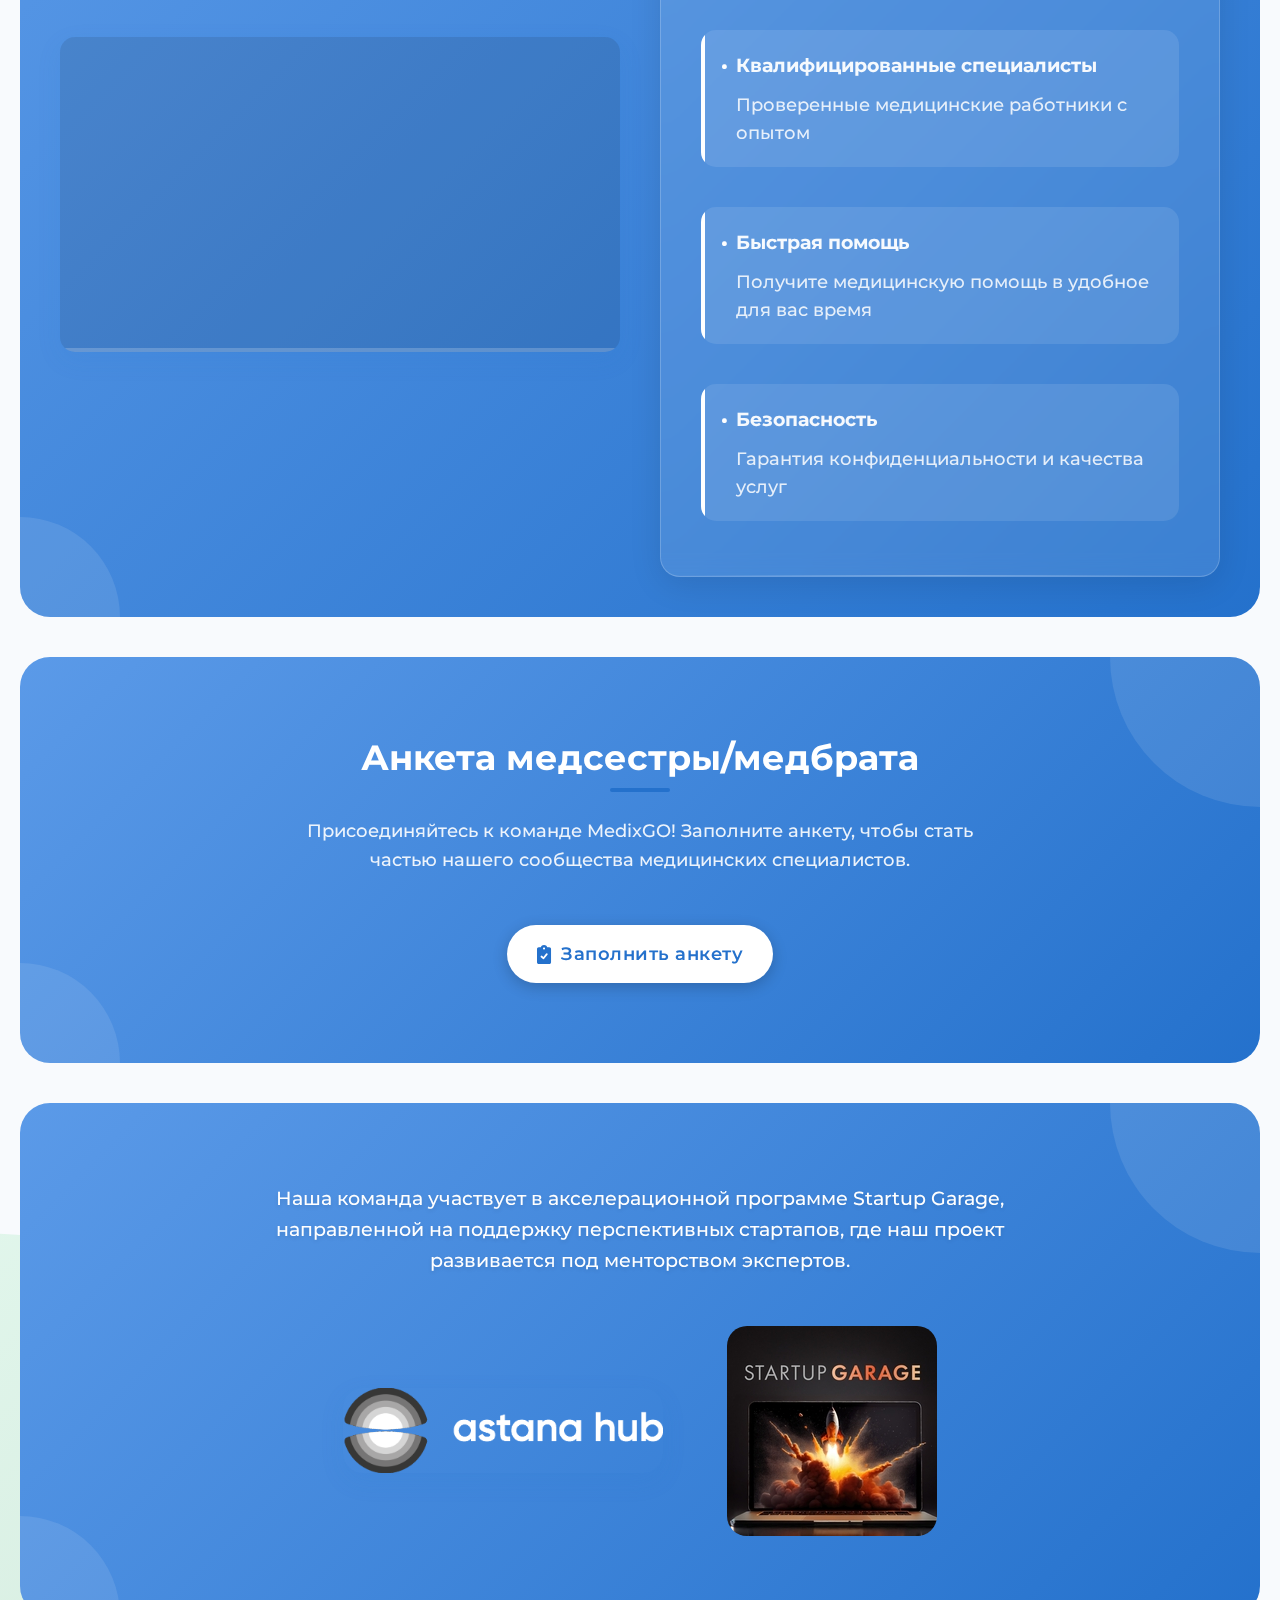
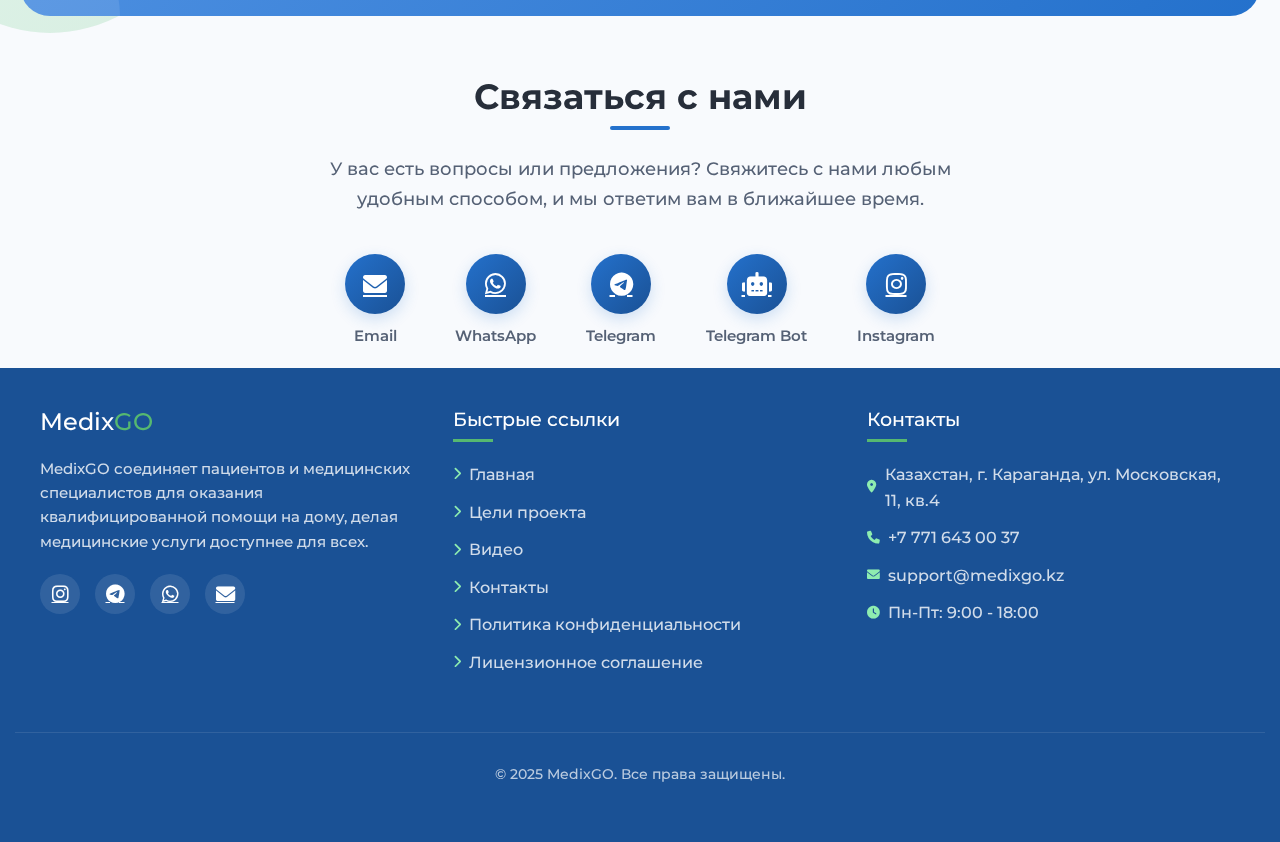
<file: updated-medixgo-website.html>
<!DOCTYPE html>
<html lang="ru">
<head>
  <meta charset="UTF-8">
  <title>MedixGO - Главная</title>
  <meta name="viewport" content="width=device-width, initial-scale=1.0, maximum-scale=1.0, user-scalable=no" />

  <!-- Bootstrap CSS -->
  <link
    rel="stylesheet"
    href="https://cdn.jsdelivr.net/npm/bootstrap@5.3.0/dist/css/bootstrap.min.css"
  />
  <link rel="preconnect" href="https://fonts.googleapis.com">
  <link rel="preconnect" href="https://fonts.gstatic.com" crossorigin>
  <link href="https://fonts.googleapis.com/css2?family=Montserrat:ital,wght@0,100..900;1,100..900&family=Roboto+Condensed:ital,wght@0,100..900;1,100..900&display=swap" rel="stylesheet">
  <!-- Google Font: Nunito + Montserrat -->
  <link
    href="https://fonts.googleapis.com/css2?family=Nunito:wght@400;600;700&family=Montserrat:wght@500;700&display=swap"
    rel="stylesheet"
  />
  <!-- Font Awesome для иконок -->
  <link
    rel="stylesheet"
    href="https://cdnjs.cloudflare.com/ajax/libs/font-awesome/6.0.0/css/all.min.css"
    crossorigin="anonymous"
    referrerpolicy="no-referrer"
  />

  <style>
    :root {
      --primary: #2471CC;         /* основной синий, немного ярче */
      --primary-light: #5B9AE8;   /* светло-синий */
      --primary-dark: #1A5195;    /* темно-синий */
      --secondary: #38BEC9;       /* бирюзовый */
      --accent: #56B870;          /* зеленый */
      --accent-light: #8EEDB0;    /* светло-зеленый */
      --background: #F8FAFD;      /* светлый фон */
      --card-bg: #FFFFFF;         /* фон карточек */
      --text-dark: #272E3A;       /* темный текст */
      --text-medium: #556175;     /* средний текст */
      --text-light: #7E8A9C;      /* светлый текст */
      --white: #FFFFFF;           /* белый */
      --shadow: 0 8px 24px rgba(36, 113, 204, 0.1); /* тень с цветом primary */
    }
    
    * {
      margin: 0;
      padding: 0;
      box-sizing: border-box;
    }
    
    body {
      background-color: var(--background);
      color: var(--text-dark);
      font-family: "Montserrat", sans-serif;
      font-weight: 500;
      line-height: 1.6;
      position: relative;
      overflow-x: hidden;
      width: 100%;
      max-width: 100vw;
    }

    /* Декоративные элементы */
    .bg-shape {
      position: absolute;
      z-index: -1;
    }

    .bg-shape-1 {
      top: -100px;
      right: -80px;
      width: 300px;
      height: 300px;
      background: linear-gradient(135deg, var(--primary-light), var(--primary));
      border-radius: 60% 40% 70% 30% / 60% 30% 70% 40%;
      opacity: 0.3;
    }

    .bg-shape-2 {
      bottom: 20%;
      left: -150px;
      width: 400px;
      height: 400px;
      background: linear-gradient(135deg, var(--accent-light), var(--accent));
      border-radius: 30% 70% 50% 50% / 30% 30% 70% 70%;
      opacity: 0.2;
    }
    
    .bg-dots {
      position: fixed;
      width: 100%;
      height: 100%;
      background-image: radial-gradient(var(--text-light) 1px, transparent 1px);
      background-size: 30px 30px;
      opacity: 0.1;
      z-index: -2;
    }
    
    /* Стилизация скроллбара */
    ::-webkit-scrollbar {
      width: 8px;
    }

    ::-webkit-scrollbar-track {
      background: var(--background);
    }

    ::-webkit-scrollbar-thumb {
      background-color: var(--primary-light);
      border-radius: 10px;
      border: 2px solid var(--background);
    }

    html {
      scrollbar-width: thin;
      scrollbar-color: var(--primary-light) var(--background);
    }

    /* Шапка */
    header {
      position: fixed;
      top: 0;
      left: 0;
      right: 0;
      z-index: 999;
      background: rgba(255, 255, 255, 0.95);
      box-shadow: 0 2px 15px rgba(0, 0, 0, 0.08);
      backdrop-filter: blur(10px);
      display: flex;
      align-items: center;
      justify-content: space-between;
      padding: 15px 5%;
      transition: all 0.3s ease;
    }

    header.scrolled {
      padding: 10px 5%;
    }
    
    /* Логотип */
    .logo-container {
      display: flex;
      align-items: center;
    }

    #logo {
      width: 130px;
      height: auto;
      transition: transform 0.3s;
    }

    .logo-container:hover #logo {
      transform: scale(1.05);
    }

    /* Навигация */
    nav {
      display: flex;
      align-items: center;
    }

    .nav-links {
      display: flex;
      gap: 2rem;
      list-style: none;
      margin: 0;
      padding: 0;
    }
    
    .nav-links li a {
      text-decoration: none;
      color: var(--text-dark);
      font-weight: 600;
      font-size: 1rem;
      transition: all 0.3s;
      position: relative;
      padding: 5px 0;
    }
    
    .nav-links li a:after {
      content: '';
      position: absolute;
      width: 0;
      height: 2px;
      bottom: 0;
      left: 0;
      background-color: var(--primary);
      transition: width 0.3s;
    }
    
    .nav-links li a:hover {
      color: var(--primary);
    }
    
    .nav-links li a:hover:after {
      width: 100%;
    }   /* Языки (справа) */
    .lang-switch {
      display: flex;
      align-items: center;
      gap: 5px;
      margin-left: 2rem;
    }
    
    .lang-btn {
      background: none;
      border: none;
      color: var(--text-medium);
      font-weight: 600;
      cursor: pointer;
      font-size: 0.9rem;
      padding: 5px 10px;
      border-radius: 5px;
      transition: all 0.3s;
    }
    
    .lang-btn:hover {
      color: var(--primary);
      background: rgba(36, 113, 204, 0.1);
    }
    
    .lang-btn.active {
      color: var(--primary);
      background: rgba(36, 113, 204, 0.15);
    }

    .lang-separator {
      color: var(--text-light);
      font-weight: 600;
    }

    /* Мобильное меню */
    .menu-toggle {
      display: none;
      font-size: 1.5rem;
      cursor: pointer;
      color: var(--primary);
      transition: transform 0.3s ease;
    }

    .menu-toggle.active {
      transform: rotate(90deg);
    }

    /* Основной контейнер */
    main {
      padding-top: 100px;
      width: 100%;
      max-width: 100%;
      margin: 0 auto;
      padding-left: 20px;
      padding-right: 20px;
      position: relative;
      box-sizing: border-box;
    }
    
    /* Hero секция */
    .hero {
      display: flex;
      align-items: center;
      justify-content: space-between;
      gap: 40px;
      margin-bottom: 80px;
      position: relative;
      width: 100%;
      margin: 0 0 120px 0;
      padding: 0;
    }
    
    .hero-content {
      flex: 1;
      text-align: left;
      width: 100%;
      padding: 0;
      margin-right: 40px;
    }
    
    .hero-image {
      flex: 1;
      display: flex;
      justify-content: center;
      position: relative;
      width: 100%;
      margin: 0;
      padding: 0;
    }
    
    .hero-image img {
      max-width: 100%;
      height: auto;
      border-radius: 20px;
      box-shadow: var(--shadow);
      position: relative;
      z-index: 1;
    }
    
    .hero-image:before {
      content: '';
      position: absolute;
      width: 90%;
      height: 90%;
      border-radius: 20px;
      background: linear-gradient(135deg, var(--primary-light), var(--primary));
      transform: rotate(-5deg);
      z-index: 0;
      opacity: 0.3;
    }
    
    .hero h1 {
      font-family: 'Montserrat', sans-serif;
      font-size: 3rem;
      font-weight: 700;
      margin-bottom: 1.5rem;
      color: var(--text-dark);
      line-height: 1.2;
      margin-left: 20px;
    }
    
    .hero h1 span {
      color: var(--primary);
    }
    
    .hero p {
      font-size: 1.2rem;
      color: var(--text-medium);
      margin-bottom: 2rem;
      max-width: 600px;
      margin-left: 20px;
    }
    
    .cta-button {
      display: inline-block;
      padding: 12px 28px;
      background: linear-gradient(135deg, var(--primary), var(--primary-dark));
      color: white;
      border-radius: 50px;
      font-weight: 700;
      text-decoration: none;
      transition: all 0.3s;
      box-shadow: 0 4px 15px rgba(36, 113, 204, 0.3);
    }
    
    .cta-button:hover {
      transform: translateY(-3px);
      box-shadow: 0 8px 20px rgba(36, 113, 204, 0.4);
      color: white;
    }

    /* Стилизация секций */
    section {
      margin-bottom: 100px;
      position: relative;
    }
    
    section h2 {
      font-family: 'Montserrat', sans-serif;
      font-size: 2.2rem;
      font-weight: 700;
      margin-bottom: 1.5rem;
      text-align: center;
      color: var(--text-dark);
      position: relative;
      display: inline-block;
      left: 50%;
      transform: translateX(-50%);
    }
    
    section h2:after {
      content: '';
      display: block;
      width: 60px;
      height: 4px;
      background: var(--primary);
      margin: 0.5rem auto 0;
      border-radius: 2px;
    }
    
    section p {
      font-size: 1.1rem;
      line-height: 1.7;
      color: var(--text-medium);
      margin-bottom: 1.5rem;
    }

    /* Цели проекта */
    .goals-container {
      margin-top: 50px;
      display: grid;
      grid-template-columns: repeat(auto-fit, minmax(250px, 1fr));
      gap: 25px;
      width: 100%;
      margin: 0;
      padding: 0;
    }
    
    .goal-card {
      background: var(--card-bg);
      border-radius: 16px;
      padding: 30px 25px;
      box-shadow: var(--shadow);
      transition: all 0.3s;
      position: relative;
      overflow: hidden;
      text-align: left;
      height: 100%;
      display: flex;
      flex-direction: column;
    }
    
    .goal-card:hover {
      transform: translateY(-5px);
      box-shadow: 0 12px 30px rgba(36, 113, 204, 0.15);
    }
    
    .goal-card:before {
      content: '';
      position: absolute;
      top: 0;
      left: 0;
      width: 5px;
      height: 100%;
      background: linear-gradient(to bottom, var(--primary), var(--secondary));
    }
    
    .goal-card i {
      font-size: 2rem;
      color: var(--primary);
      margin-bottom: 20px;
    }
    
    .goal-card h3 {
      font-family: 'Montserrat', sans-serif;
      font-size: 1.3rem;
      font-weight: 700;
      margin-bottom: 15px;
      color: var(--text-dark);
    }
    
    .goal-card p {
      font-size: 1rem;
      color: var(--text-medium);
      margin: 0;
      flex-grow: 1;
    }

    /* Видео секция */
    .video-section {
      text-align: left;
      background: linear-gradient(135deg, var(--primary-light), var(--primary));
      padding: 80px 0;
      border-radius: 30px;
      margin: 40px 0;
      color: white;
      position: relative;
      overflow: hidden;
      width: 100%;
      margin: 0;
      padding: 40px 15px;
    }
    
    .video-section:before {
      content: '';
      position: absolute;
      width: 300px;
      height: 300px;
      border-radius: 50%;
      background: rgba(255, 255, 255, 0.1);
      top: -150px;
      right: -150px;
    }

    .video-section:after {
      content: '';
      position: absolute;
      width: 200px;
      height: 200px;
      border-radius: 50%;
      background: rgba(255, 255, 255, 0.1);
      bottom: -100px;
      left: -100px;
    }
    
    .video-section h2 {
      text-align: center;
      display: block;
      width: 100%;
      margin-bottom: 1.5rem;
      color: white;
      position: relative;
      z-index: 1;
    }

    .video-container {
      display: grid;
      grid-template-columns: 1fr 1fr;
      gap: 40px;
      max-width: 1200px;
      margin: 40px auto 0;
      padding: 0 20px;
      position: relative;
      z-index: 1;
      width: 100%;
      margin: 0 auto;
      padding: 0 20px;
      align-items: center;
    }

    .video-player {
      position: relative;
      border-radius: 15px;
      overflow: hidden;
      box-shadow: var(--shadow);
      aspect-ratio: 16/9;
      display: flex;
      align-items: center;
      justify-content: center;
      background: rgba(0, 0, 0, 0.1);
      transition: all 0.3s ease;
    }

    .video-player:hover {
      transform: translateY(-5px);
      box-shadow: 0 12px 30px rgba(0, 0, 0, 0.2);
    }
    
    .video-player iframe {
      width: 100%;
      height: 100%;
      border: none;
      border-radius: 15px;
    }

    .video-features {
      display: flex;
      flex-direction: column;
      justify-content: center;
      gap: 25px;
      background: rgba(255, 255, 255, 0.1);
      padding: 40px;
      border-radius: 20px;
      backdrop-filter: blur(10px);
      border: 1px solid rgba(255, 255, 255, 0.2);
      box-shadow: 0 8px 32px rgba(0, 0, 0, 0.1);
      position: relative;
      overflow: hidden;
      transition: all 0.4s ease;
    }

    .video-features:hover {
      transform: translateY(-5px);
      box-shadow: 0 12px 40px rgba(0, 0, 0, 0.15);
      border-color: rgba(255, 255, 255, 0.3);
    }

    .video-features:before {
      content: '';
      position: absolute;
      top: 0;
      left: 0;
      right: 0;
      height: 1px;
      background: linear-gradient(90deg, transparent, rgba(255, 255, 255, 0.3), transparent);
    }

    .video-features:after {
      content: '';
      position: absolute;
      bottom: 0;
      left: 0;
      right: 0;
      height: 1px;
      background: linear-gradient(90deg, transparent, rgba(255, 255, 255, 0.3), transparent);
    }

    .feature-text {
      color: white;
      font-size: 1.1rem;
      line-height: 1.6;
      margin-bottom: 15px;
      padding: 20px;
      background: rgba(255, 255, 255, 0.1);
      border-radius: 15px;
      transition: all 0.3s ease;
      position: relative;
      overflow: hidden;
      cursor: pointer;
    }

    .feature-text:hover {
      transform: translateY(-5px);
      background: rgba(255, 255, 255, 0.15);
      box-shadow: 0 5px 15px rgba(0, 0, 0, 0.2);
    }

    .feature-text:before {
      content: '';
      position: absolute;
      top: 0;
      left: 0;
      width: 4px;
      height: 100%;
      background: #FFFFFF;
      border-radius: 2px;
      transition: all 0.3s ease;
    }

    .feature-text:hover:before {
      background: var(--primary-light);
      width: 6px;
    }

    .feature-text strong {
      display: block;
      font-size: 1.2rem;
      margin-bottom: 10px;
      font-weight: 700;
      color: rgba(255, 255, 255, 0.95);
      position: relative;
      padding-left: 15px;
      transition: all 0.3s ease;
    }

    .feature-text:hover strong {
      color: #FFFFFF;
      transform: translateX(5px);
    }

    .feature-text strong:before {
      content: '•';
      position: absolute;
      left: 0;
      color: #FFFFFF;
      transition: all 0.3s ease;
    }

    .feature-text:hover strong:before {
      color: var(--primary-light);
      transform: scale(1.2);
    }

    .feature-text span {
      display: block;
      color: rgba(255, 255, 255, 0.85);
      padding-left: 15px;
      transition: all 0.3s ease;
    }

    .feature-text:hover span {
      color: rgba(255, 255, 255, 0.95);
      transform: translateX(5px);
    }

    .video-progress {
      position: absolute;
      bottom: 0;
      left: 0;
      right: 0;
      height: 4px;
      background: rgba(255, 255, 255, 0.2);
      border-radius: 2px;
      overflow: hidden;
    }

    .progress-bar {
      height: 100%;
      background: white;
      width: 0;
      transition: width 0.1s linear;
    }

    .application-button {
      display: inline-flex;
      align-items: center;
      justify-content: center;
      padding: 15px 30px;
      background: linear-gradient(135deg, var(--primary), var(--primary-dark));
      color: white;
      border-radius: 50px;
      font-weight: 600;
      text-decoration: none;
      transition: all 0.3s ease;
      margin-top: 20px;
      box-shadow: 0 4px 15px rgba(36, 113, 204, 0.3);
      border: none;
      cursor: pointer;
      font-size: 1.1rem;
      letter-spacing: 0.5px;
    }

    .application-button:hover {
      transform: translateY(-3px);
      box-shadow: 0 8px 20px rgba(36, 113, 204, 0.4);
      color: white;
    }

    .application-button i {
      margin-right: 10px;
      font-size: 1.2rem;
    }

    @media (max-width: 992px) {
      .video-container {
        grid-template-columns: 1fr;
        max-width: 800px;
        margin: 40px auto 0;
        gap: 30px;
      }

      .video-features {
        padding: 30px;
      }

      .feature-text {
        padding: 15px;
      }

      .video-player {
        max-width: 100%;
        margin: 0 auto;
      }

      .hero-content {
        margin-right: 0;
        text-align: center;
      }
      
      .hero h1 {
        margin-left: 0;
      }
      
      .hero p {
        margin-left: 0;
        margin: 0 auto 2rem;
      }
    }

    @media (max-width: 768px) {
      .video-container {
        max-width: 100%;
        margin: 20px auto 0;
        padding: 0 15px;
        gap: 20px;
      }

      .video-player {
        max-width: 100%;
      }
    }

    @media (max-width: 480px) {
      .video-container {
        padding: 0 10px;
      }
    }

    /* Контакты */
    .contact-section {
      text-align: center;
      padding: 20px 0 60px;
      width: 100%;
      margin: 0;
      padding: 20px 15px;
    }
    
    .contact-section h2 {
      text-align: center;
      display: block;
      width: 100%;
      margin-bottom: 1.5rem;
    }
    
    .contact-section p {
      max-width: 700px;
      margin: 0 auto 40px;
      color: var(--text-medium);
    }
    
    .contacts-container {
      display: flex;
      flex-wrap: wrap;
      justify-content: center;
      gap: 20px;
      margin-top: 40px;
    }
    
    .contact-item {
      display: flex;
      flex-direction: column;
      align-items: center;
      margin: 0 15px;
    }
    
    .contact-btn {
      width: 60px;
      height: 60px;
      display: flex;
      align-items: center;
      justify-content: center;
      border-radius: 50%;
      border: none;
      color: white;
      background: linear-gradient(135deg, var(--primary), var(--primary-dark));
      transition: all 0.3s ease;
      box-shadow: 0 5px 15px rgba(36, 113, 204, 0.2);
      margin-bottom: 10px;
    }
    
    .contact-btn:hover {
      transform: translateY(-5px) scale(1.05);
      box-shadow: 0 10px 20px rgba(36, 113, 204, 0.3);
    }
    
    .contact-btn i {
      font-size: 1.5rem;
    }
    
    .contact-item span {
      font-size: 0.95rem;
      color: var(--text-medium);
      font-weight: 600;
    }

    /* CTA блок */
    .cta-box {
      background: linear-gradient(135deg, var(--primary), var(--primary-dark));
      border-radius: 20px;
      padding: 50px 40px;
      color: white;
      text-align: center;
      margin: 60px 0;
      position: relative;
      overflow: hidden;
      box-shadow: 0 10px 30px rgba(36, 113, 204, 0.3);
    }

    .cta-box:before {
      content: '';
      position: absolute;
      width: 300px;
      height: 300px;
      border-radius: 50%;
      background: rgba(255, 255, 255, 0.1);
      top: -150px;
      right: -150px;
    }

    .cta-box:after {
      content: '';
      position: absolute;
      width: 200px;
      height: 200px;
      border-radius: 50%;
      background: rgba(255, 255, 255, 0.1);
      bottom: -100px;
      left: -100px;
    }

    .cta-box h3 {
      font-family: 'Montserrat', sans-serif;
      font-size: 2rem;
      margin-bottom: 20px;
      position: relative;
      z-index: 1;
    }

    .cta-box p {
      color: rgba(255, 255, 255, 0.9);
      margin-bottom: 30px;
      max-width: 600px;
      margin-left: auto;
      margin-right: auto;
      position: relative;
      z-index: 1;
    }

    .cta-buttons {
      display: flex;
      gap: 20px;
      justify-content: center;
      position: relative;
      z-index: 1;
    }

    .app-btn {
      display: inline-flex;
      align-items: center;
      padding: 12px 25px;
      background: white;
      color: var(--primary);
      border-radius: 12px;
      font-weight: 700;
      text-decoration: none;
      transition: all 0.3s;
    }

    .app-btn i {
      font-size: 1.5rem;
      margin-right: 10px;
    }

    .app-btn:hover {
      transform: translateY(-3px);
      box-shadow: 0 5px 15px rgba(0, 0, 0, 0.2);
    }

    /* Футер */
    footer {
      background: var(--primary-dark);
      color: var(--white);
      padding: 60px 20px 30px;
      position: relative;
      overflow: hidden;
      width: 100%;
      margin: 0;
      padding: 40px 15px;
    }

    .footer-content {
      max-width: 1200px;
      margin: 0 auto;
      display: grid;
      grid-template-columns: repeat(auto-fit, minmax(250px, 1fr));
      gap: 40px;
      position: relative;
      width: 100%;
      padding: 0;
    }

    .footer-illustration {
      position: absolute;
      left: 0;
      top: 0;
      width: 180px;
      height: auto;
      opacity: 0.9;
      z-index: 1;
      transform: translateY(-20px);
    }

    .footer-logo {
      display: flex;
      align-items: center;
      gap: 10px;
      margin-bottom: 20px;
    }

    .footer-logo img {
      width: 40px;
      height: auto;
    }

    .footer-logo h3 {
      font-family: 'Montserrat', sans-serif;
      font-size: 1.5rem;
      color: white;
      margin: 0;
    }

    .footer-logo h3 span {
      color: #56B870;
    }

    .footer-section h4 {
      font-family: 'Montserrat', sans-serif;
      font-size: 1.2rem;
      margin-bottom: 20px;
      color: white;
      position: relative;
      display: inline-block;
    }

    .footer-section h4:after {
      content: '';
      display: block;
      width: 40px;
      height: 3px;
      background: var(--accent);
      margin-top: 8px;
    }

    .footer-section p {
      color: rgba(255, 255, 255, 0.8);
      font-size: 0.95rem;
      line-height: 1.6;
      margin-bottom: 10px;
    }

    .footer-links {
      list-style: none;
      padding: 0;
    }

    .footer-links li {
      margin-bottom: 12px;
    }

    .footer-links a {
      color: rgba(255, 255, 255, 0.8);
      text-decoration: none;
      transition: all 0.3s;
      display: flex;
      align-items: center;
      gap: 8px;
    }

    .footer-links a:hover {
      color: white;
      transform: translateX(5px);
    }

    .footer-links a i {
      font-size: 0.8rem;
      color: var(--accent-light);
    }

    .footer-social {
      display: flex;
      gap: 15px;
      margin-top: 20px;
    }

    .social-icon {
      width: 40px;
      height: 40px;
      border-radius: 50%;
      background: rgba(255, 255, 255, 0.1);
      display: flex;
      align-items: center;
      justify-content: center;
      color: white;
      font-size: 1.2rem;
      transition: all 0.3s;
    }

    .social-icon:hover {
      background: var(--accent);
      transform: translateY(-3px);
    }

    .footer-bottom {
      margin-top: 40px;
      text-align: center;
      padding-top: 30px;
      border-top: 1px solid rgba(255, 255, 255, 0.1);
    }

    .footer-bottom p {
      color: rgba(255, 255, 255, 0.7);
      font-size: 0.9rem;
    }

    /* Отзывчивый дизайн */
    @media (max-width: 992px) {
      .hero {
        flex-direction: column;
        text-align: center;
        margin-bottom: 100px;
      }
      
      .hero-content {
        order: 2;
      }
      
      .hero-image {
        order: 1;
        margin-bottom: 30px;
      }
      
      .hero h1 {
        font-size: 2.5rem;
      }
      
      .hero p {
        margin: 0 auto 2rem;
      }
      
      .goals-container {
        grid-template-columns: repeat(auto-fit, minmax(300px, 1fr));
      }

      .footer-illustration {
        width: 140px;
        transform: translateY(-15px);
      }
    }

    @media (max-width: 768px) {
      header {
        padding: 15px 20px;
      }
      
      .menu-toggle {
        display: block;
      }
      
      nav {
        position: fixed;
        top: 70px;
        left: 0;
        right: 0;
        background: white;
        box-shadow: 0 10px 15px rgba(0, 0, 0, 0.1);
        padding: 20px;
        clip-path: polygon(0 0, 100% 0, 100% 0, 0 0);
        transition: all 0.3s ease;
        opacity: 0;
        z-index: 1000;
      }
      
      nav.active {
        clip-path: polygon(0 0, 100% 0, 100% 100%, 0 100%);
        opacity: 1;
      }
      
      .nav-links {
        flex-direction: column;
        gap: 1rem;
        align-items: center;
      }
      
      .nav-links li {
        width: 100%;
        text-align: center;
      }
      
      .nav-links li a {
        display: block;
        padding: 10px 0;
        font-size: 1.1rem;
      }
      
      .lang-switch {
        margin: 20px 0 0;
        justify-content: center;
      }
      
      .cta-buttons {
        flex-direction: column;
        align-items: center;
      }

      .footer-illustration {
        width: 100px;
        opacity: 0.8;
        transform: translateY(-10px);
      }

      body {
        overflow-x: hidden;
        width: 100%;
      }

      main {
        padding-top: 60px;
        padding-left: 15px;
        padding-right: 15px;
        width: 100%;
        max-width: 100%;
      }

      .hero {
        width: 100%;
        margin: 0;
        padding: 0;
      }

      .hero-content {
        width: 100%;
        padding: 0;
      }

      .hero-image {
        width: 100%;
        margin: 0;
        padding: 0;
      }

      .goals-container {
        width: 100%;
        margin: 0;
        padding: 0;
      }

      .video-section {
        width: 100%;
        margin: 0;
        padding: 40px 15px;
      }

      .video-container {
        width: 100%;
        margin: 0;
        padding: 0;
      }

      .survey-section {
        width: 100%;
        margin: 0;
        padding: 40px 15px;
      }

      .contact-section {
        width: 100%;
        margin: 0;
        padding: 20px 15px;
      }

      footer {
        width: 100%;
        margin: 0;
        padding: 40px 15px;
      }

      .footer-content {
        width: 100%;
        margin: 0;
        padding: 0;
      }
    }

    @media (max-width: 480px) {
      main {
        padding-left: 10px;
        padding-right: 10px;
      }

      .hero-content {
        padding: 0 5px;
      }

      .hero-image {
        padding: 0 5px;
      }

      .goals-container {
        padding: 0 5px;
      }

      .video-section {
        padding: 30px 10px;
      }

      .survey-section {
        padding: 30px 10px;
      }

      .contact-section {
        padding: 15px 10px;
      }

      footer {
        padding: 30px 10px;
      }
    }

    /* Анимация */
    @keyframes float {
      0% { transform: translateY(0px); }
      50% { transform: translateY(-20px); }
      100% { transform: translateY(0px); }
    }

    .animated-float {
      animation: float 6s ease-in-out infinite;
    }

    /* Опрос секция */
    .survey-section {
      text-align: center;
      background: linear-gradient(135deg, var(--primary-light), var(--primary));
      padding: 80px 0;
      border-radius: 30px;
      margin: 40px 0;
      color: white;
      position: relative;
      overflow: hidden;
    }
    
    .survey-section:before {
      content: '';
      position: absolute;
      width: 300px;
      height: 300px;
      border-radius: 50%;
      background: rgba(255, 255, 255, 0.1);
      top: -150px;
      right: -150px;
    }

    .survey-section:after {
      content: '';
      position: absolute;
      width: 200px;
      height: 200px;
      border-radius: 50%;
      background: rgba(255, 255, 255, 0.1);
      bottom: -100px;
      left: -100px;
    }
    
    .survey-section h2 {
      text-align: center;
      display: block;
      width: 100%;
      margin-bottom: 1.5rem;
      color: white;
      position: relative;
      z-index: 1;
    }
    
    .survey-section p {
      max-width: 700px;
      margin: 0 auto 40px;
      color: rgba(255, 255, 255, 0.9);
      position: relative;
      z-index: 1;
    }

    .survey-button-container {
      display: flex;
      flex-direction: column;
      align-items: center;
      gap: 20px;
      margin-top: 30px;
    }

    .survey-button {
      display: inline-flex;
      align-items: center;
      justify-content: center;
      width: 80px;
      height: 80px;
      background: white;
      color: var(--primary);
      border-radius: 50%;
      font-weight: 700;
      text-decoration: none;
      transition: all 0.3s;
      box-shadow: 0 4px 15px rgba(0, 0, 0, 0.2);
      border: none;
      cursor: pointer;
      font-size: 2rem;
      position: relative;
      z-index: 1;
    }
    
    .survey-button:hover {
      transform: translateY(-3px) scale(1.1);
      box-shadow: 0 8px 20px rgba(0, 0, 0, 0.3);
      color: var(--primary);
    }

    .survey-button i {
      font-size: 2.5rem;
    }

    .application-link {
      display: inline-flex;
      align-items: center;
      justify-content: center;
      padding: 15px 30px;
      background: white;
      color: var(--primary);
      border-radius: 50px;
      font-weight: 600;
      text-decoration: none;
      transition: all 0.3s ease;
      margin-top: 10px;
      box-shadow: 0 4px 15px rgba(0, 0, 0, 0.2);
      border: none;
      cursor: pointer;
      font-size: 1.1rem;
      letter-spacing: 0.5px;
    }

    .application-link:hover {
      transform: translateY(-3px);
      box-shadow: 0 8px 20px rgba(0, 0, 0, 0.3);
      color: var(--primary);
    }

    .application-link i {
      margin-right: 10px;
      font-size: 1.2rem;
    }

    /* AstanaHub Section */
    .astanahub-section {
      text-align: center;
      padding: 80px 0;
      background: linear-gradient(135deg, var(--primary-light), var(--primary));
      border-radius: 30px;
      margin: 40px 0;
      color: white;
      position: relative;
      overflow: hidden;
    }

    .astanahub-section:before {
      content: '';
      position: absolute;
      width: 300px;
      height: 300px;
      border-radius: 50%;
      background: rgba(255, 255, 255, 0.1);
      top: -150px;
      right: -150px;
      z-index: 0;
    }

    .astanahub-section:after {
      content: '';
      position: absolute;
      width: 200px;
      height: 200px;
      border-radius: 50%;
      background: rgba(255, 255, 255, 0.1);
      bottom: -100px;
      left: -100px;
      z-index: 0;
    }

    .astanahub-container {
      max-width: 1200px;
      margin: 0 auto;
      padding: 0 20px;
      position: relative;
      z-index: 1;
      display: flex;
      flex-direction: column;
      align-items: center;
      gap: 30px;
    }

    .astanahub-text {
      font-size: 1.2rem;
      line-height: 1.6;
      max-width: 800px;
      margin: 0 auto;
      color: white;
      text-shadow: 0 2px 4px rgba(0, 0, 0, 0.1);
    }

    .astanahub-images {
      display: flex;
      justify-content: center;
      align-items: center;
      gap: 40px;
      margin-top: 20px;
      width: 100%;
    }

    .astanahub-image {
      width: 20rem;
      height: auto;
      border-radius: 20px;
      box-shadow: var(--shadow);
      position: relative;
      z-index: 1;
      transition: all 0.3s ease;
      margin-right: 40%;
    }

    .astanahub-image:hover {
      transform: scale(1.05);
      box-shadow: 0 12px 30px rgba(0, 114, 252, 0.764);
    }

    .startup-image {
      width: 2 rem;
      height: auto;
      border-radius: 20px;
      position: relative;
      z-index: 1;
      transition: all 0.3s ease;
      margin-left: 1.5rem;
    }

    .startup-image:hover {
      transform: scale(1.05);
    }

    /* Tablet Styles */
    @media (max-width: 992px) {
      .astanahub-section {
        padding: 60px 0;
      }

      .astanahub-text {
        font-size: 1.1rem;
        padding: 0 20px;
      }

      .astanahub-image {
        width: 15rem;
        margin-right: 30%;
      }

      .startup-image {
        width: 60%;
        margin-left: 1rem;
      }
    }

    /* Mobile Styles */
    @media (max-width: 768px) {
      .astanahub-section {
        padding: 40px 0;
        margin: 20px 0;
      }

      .astanahub-container {
        padding: 0 15px;
        gap: 20px;
      }

      .astanahub-text {
        font-size: 1rem;
        padding: 0 15px;
      }

      .astanahub-images {
        flex-direction: column;
        gap: 20px;
      }

      .astanahub-image {
        width: 12rem;
        margin-right: 0;
      }

      .startup-image {
        width: 50%;
        margin-left: 0;
      }
    }

    /* Small Mobile Styles */
    @media (max-width: 480px) {
      .astanahub-section {
        padding: 30px 0;
      }

      .astanahub-text {
        font-size: 0.9rem;
        padding: 0 10px;
      }

      .astanahub-image {
        width: 10rem;
      }

      .startup-image {
        width: 40%;
      }
    }
  </style>
</head>
<body>
  <!-- Декоративные элементы фона -->
  <div class="bg-dots"></div>
  <div class="bg-shape bg-shape-1"></div>
  <div class="bg-shape bg-shape-2"></div>

  <!-- Шапка -->
  <header id="site-header">
    <div class="logo-container">
      <img src="Logo.png" alt="MedixGO Logo" id="logo" />
    </div>
    <nav id="main-nav">
      <ul class="nav-links">
        <li><a href="#home" id="navHome">Главная</a></li>
        <li><a href="#goals" id="navGoals">Цели проекта</a></li>
        <li><a href="#video" id="navVideo">Видео</a></li>
        <li><a href="#contact" id="navContact">Контакты</a></li>
      </ul>
    </nav>
    <div class="lang-switch">
      <button class="lang-btn active" onclick="changeLang('ru')" data-lang="ru">RUS</button>
      <span class="lang-separator">|</span>
      <button class="lang-btn" onclick="changeLang('kz')" data-lang="kz">KAZ</button>
      <span class="lang-separator">|</span>
      <button class="lang-btn" onclick="changeLang('en')" data-lang="en">ENG</button>
    </div>
    <div class="menu-toggle" id="menu-toggle">
      <i class="fas fa-bars"></i>
    </div>
  </header>

  <!-- Основной контент -->
  <main>
    <!-- Hero секция -->
    <section id="home" class="hero">
      <div class="hero-content">
        <h1>Medix<span>GO</span></h1>
        <p id="mainParagraph"></p>
      </div>
      
      <div class="hero-image animated-float">
        <img src="image1.png" alt="MedixGO App Screenshot" id="heroImage" />
      </div>
    </section>

    <!-- Цели проекта -->
    <section id="goals">
      <h2 id="projectGoalsTitle"></h2>
      
      <div class="goals-container">
        <!-- Цель 1 -->
        <div class="goal-card">
          <i class="fas fa-home-user"></i>
          <h3 id="goalTitle1">Доступная помощь</h3>
          <p id="goal1"></p>
        </div>
        
        <!-- Цель 2 -->
        <div class="goal-card">
          <i class="fas fa-hand-holding-medical"></i>
          <h3 id="goalTitle2">Для медперсонала</h3>
          <p id="goal2"></p>
        </div>
        
        <!-- Цель 3 -->
        <div class="goal-card">
          <i class="fas fa-magnifying-glass-dollar"></i>
          <h3 id="goalTitle3">Простой процесс</h3>
          <p id="goal3"></p>
        </div>
        
        <!-- Цель 4 -->
        <div class="goal-card">
          <i class="fas fa-star"></i>
          <h3 id="goalTitle4">Качественный сервис</h3>
          <p id="goal4"></p>
        </div>
      </div>
    </section>

    <!-- Видео секция -->
    <section id="video" class="video-section">
      <h2 id="videoTitle"></h2>
      
      <div class="video-container">
        <div class="video-player">
          <iframe
            id="videoFrame"
            width="100%"
            height="100%"
            src=""
            title="YouTube video"
            frameborder="0"
            allow="accelerometer; autoplay; clipboard-write; encrypted-media; gyroscope; picture-in-picture; web-share"
            allowfullscreen>
          </iframe>
          <div class="video-progress">
            <div class="progress-bar" id="videoProgress"></div>
          </div>
        </div>

        <div class="video-features">
          <div class="feature-text fade-text visible">
            <strong id="featureTitle1">Удобный интерфейс</strong>
            <span id="featureDesc1">Простой и интуитивно понятный дизайн приложения</span>
          </div>

          <div class="feature-text fade-text visible">
            <strong id="featureTitle2">Квалифицированные специалисты</strong>
            <span id="featureDesc2">Проверенные медицинские работники с опытом</span>
          </div>

          <div class="feature-text fade-text visible">
            <strong id="featureTitle3">Быстрая помощь</strong>
            <span id="featureDesc3">Получите медицинскую помощь в удобное для вас время</span>
          </div>

          <div class="feature-text fade-text visible">
            <strong id="featureTitle4">Безопасность</strong>
            <span id="featureDesc4">Гарантия конфиденциальности и качества услуг</span>
          </div>
        </div>
      </div>
    </section>

    <!-- Опрос -->
    <section id="survey" class="survey-section">
      <h2 id="surveyTitle" data-translate="surveyTitle">Анкета медсестры/медбрата</h2>
      <p id="surveyText" data-translate="surveyText">Присоединяйтесь к команде MedixGO! Заполните анкету, чтобы стать частью нашего сообщества медицинских специалистов.</p>
      <div class="survey-button-container">
        <a href="https://docs.google.com/forms/d/e/1FAIpQLSdGyEHGmFfK4bBWyRhy97jt0-jlhhS-7FzjOBAIdp2k8RIhag/viewform" target="_blank" class="application-link" id="fillApplicationLink">
          <i class="fas fa-clipboard-check"></i>
          <span id="fillApplicationText">Заполнить анкету</span>
        </a>
      </div>
    </section>
    
    <!-- AstanaHub Section -->
    <section id="astanahub" class="astanahub-section">
      <div class="astanahub-container">
        <p class="astanahub-text" id="astanahubText"></p>
        <div class="astanahub-images">
          <a href="https://astanahub.com/ru/" target="_blank" rel="noopener noreferrer">
            <img src="astanahub.png" alt="AstanaHub" class="astanahub-image">
          </a>
          <img src="startup.png" alt="AstanaHub" class="startup-image">
        </div>
      </div>
    </section>

    <!-- Контакты -->
    <section id="contact" class="contact-section">
      <h2 id="contactTitle" data-translate="contactTitle">Связаться с нами</h2>
      <p id="contactText" data-translate="contactText">У вас есть вопросы или предложения? Свяжитесь с нами любым удобным способом, и мы ответим вам в ближайшее время.</p>
      <div class="contacts-container">
        <!-- Email -->
        <div class="contact-item">
          <a href="mailto:support@medixgo.kz" class="contact-btn" target="_blank">
            <i class="fa-solid fa-envelope"></i>
          </a>
          <span data-translate="email">Email</span>
        </div>

        <!-- WhatsApp -->
        <div class="contact-item">
          <a href="https://wa.me/77716430037" class="contact-btn" target="_blank">
            <i class="fa-brands fa-whatsapp"></i>
          </a>
          <span data-translate="whatsapp">WhatsApp</span>
        </div>

        <!-- Telegram -->
        <div class="contact-item">
          <a href="https://t.me/+77716430037" class="contact-btn" target="_blank">
            <i class="fa-brands fa-telegram"></i>
          </a>
          <span data-translate="telegram">Telegram</span>
        </div>

        <!-- Telegram Bot -->
        <div class="contact-item">
          <a href="https://t.me/MedixGO_bot" class="contact-btn" target="_blank">
            <i class="fa-solid fa-robot"></i>
          </a>
          <span data-translate="telegramBot">Telegram Bot</span>
        </div>

        <!-- Instagram -->
        <div class="contact-item">
          <a href="https://instagram.com/medixgo.kz" class="contact-btn" target="_blank">
            <i class="fa-brands fa-instagram"></i>
          </a>
          <span data-translate="instagram">Instagram</span>
        </div>
      </div>
    </section>
  </main>

  <!-- Футер -->
  <footer>
    <div class="footer-content">
      <div class="footer-section">
        <div class="footer-logo">
          <h3>Medix<span>GO</span></h3>
        </div>
        <p id="footerAbout">MedixGO соединяет пациентов и медицинских специалистов для оказания квалифицированной помощи на дому, делая медицинские услуги доступнее для всех.</p>
        <div class="footer-social">
          <a href="https://instagram.com/medixgo.kz" class="social-icon" target="_blank">
            <i class="fab fa-instagram"></i>
          </a>
          <a href="https://t.me/+77716430037" class="social-icon" target="_blank">
            <i class="fab fa-telegram"></i>
          </a>
          <a href="https://wa.me/77716430037" class="social-icon" target="_blank">
            <i class="fab fa-whatsapp"></i>
          </a>
          <a href="mailto:support@medixgo.kz" class="social-icon" target="_blank">
            <i class="fa fa-envelope"></i>
          </a>
        </div>
      </div>

      <div class="footer-section">
        <h4 id="footerLinks">Быстрые ссылки</h4>
        <ul class="footer-links">
          <li><a href="#home"><i class="fas fa-chevron-right"></i> <span id="quickHome">Главная</span></a></li>
          <li><a href="#goals"><i class="fas fa-chevron-right"></i> <span id="quickGoals">Цели проекта</span></a></li>
          <li><a href="#video"><i class="fas fa-chevron-right"></i> <span id="quickVideo">Видео</span></a></li>
          <li><a href="#contact"><i class="fas fa-chevron-right"></i> <span id="quickContact">Контакты</span></a></li>
          <li><a href="politika.html"><i class="fas fa-chevron-right"></i> <span id="footerPolicy">Политика конфиденциальности</span></a></li>
          <li><a href="licenziya.html"><i class="fas fa-chevron-right"></i> <span id="footerLicense">Лицензионное соглашение</span></a></li>
        </ul>
      </div>

      <div class="footer-section">
        <h4 id="footerContactTitle">Контакты</h4>
        <ul class="footer-links">
          <li>
            <a href="#">
              <i class="fas fa-map-marker-alt"></i>
              <span id="addressText">Казахстан, г. Караганда, ул. Московская, 11, кв.4</span>
            </a>
          </li>
          <li>
            <a href="tel:+77716430037">
              <i class="fas fa-phone"></i>
              <span>+7 771 643 00 37</span>
            </a>
          </li>
          <li>
            <a href="mailto:support@medixgo.kz">
              <i class="fas fa-envelope"></i>
              <span>support@medixgo.kz</span>
            </a>
          </li>
          <li>
            <a href="#">
              <i class="fas fa-clock"></i>
              <span id="workTime">Пн-Пт: 9:00 - 18:00</span>
            </a>
          </li>
        </ul>
      </div>
    </div>

    <div class="footer-bottom">
      <p id="footerCopy">© 2025 MedixGO. Все права защищены.</p>
    </div>
  </footer>

  <!-- Bootstrap JS -->
  <script src="https://cdn.jsdelivr.net/npm/bootstrap@5.3.0/dist/js/bootstrap.bundle.min.js"></script>

  <script>
    // Добавляем отладочную информацию
    console.log('Script loaded');

    // Словарь переводов для RU, KZ, EN
    const translations = {
      ru: {
        // Шапка
        navHome: "Главная",
        navGoals: "Цели проекта",
        navVideo: "Видео",
        navContact: "Контакты",
        // Главная секция
        mainParagraph: `MedixGO – это мобильное приложение, предназначенное для соединения пациентов,
нуждающихся в медицинской помощи на дому (уколы, перевязки, базовые медицинские 
процедуры), с квалифицированным медперсоналом. Приложение предлагает удобную 
платформу для поиска, бронирования и оплаты услуг медицинского персонала,
а также предоставляет возможность специалистам зарабатывать, работая в удобное время.`,
        projectGoalsTitle: "Цели проекта",
        goalTitle1: "Доступная помощь",
        goalTitle2: "Для медперсонала",
        goalTitle3: "Простой процесс",
        goalTitle4: "Качественный сервис",
        goal1: "Обеспечить доступность квалифицированной медицинской помощи на дому для всех пациентов, в любое время.",
        goal2: "Создать возможность для медицинского персонала получать дополнительный доход в удобное для них время.",
        goal3: "Упростить процесс поиска, заказа и оплаты медицинских услуг через интуитивный интерфейс.",
        goal4: "Повысить качество медицинских услуг за счет прозрачной системы отзывов и рейтингов специалистов.",
        // Видео
        videoTitle: "Узнайте больше о приложении",
        videoSrc: "https://www.youtube.com/embed/dyO8YV84Izw",
        featureTitle1: "Удобный интерфейс",
        featureDesc1: "Простой и интуитивно понятный дизайн приложения",
        featureTitle2: "Квалифицированные специалисты",
        featureDesc2: "Проверенные медицинские работники с опытом",
        featureTitle3: "Быстрая помощь",
        featureDesc3: "Получите медицинскую помощь в удобное для вас время",
        featureTitle4: "Безопасность",
        featureDesc4: "Гарантия конфиденциальности и качества услуг",
        // CTA блок
        ctaTitle: "Начните пользоваться прямо сейчас",
        ctaText: "Скачайте приложение MedixGO и получите доступ к квалифицированной медицинской помощи на дому в любое удобное для вас время.",
        appDownload: "Скачать приложение",
        // Контакты
        contactTitle: "Связаться с нами",
        contactText: "У вас есть вопросы или предложения? Свяжитесь с нами любым удобным способом, и мы ответим вам в ближайшее время.",
        // Футер
        footerAbout: "MedixGO соединяет пациентов и медицинских специалистов для оказания квалифицированной помощи на дому, делая медицинские услуги доступнее для всех.",
        footerLinks: "Быстрые ссылки",
        footerContactTitle: "Контакты",
        quickHome: "Главная",
        quickGoals: "Цели проекта",
        quickVideo: "Видео",
        quickContact: "Контакты",
        footerPolicy: "Политика конфиденциальности",
        footerLicense: "Лицензионное соглашение",
        addressText: "Казахстан, г. Караганда, ул. Московская, 11, кв.4",
        workTime: "Пн-Пт: 9:00 - 18:00",
        footerCopy: "© 2025 MedixGO. Все права защищены.",
        surveyTitle: "Анкета медсестры/медбрата",
        surveyText: "Присоединяйтесь к команде MedixGO! Заполните анкету, чтобы стать частью нашего сообщества медицинских специалистов.",
        surveyButtonTitle: "Заполнить анкету",
        email: "Email",
        whatsapp: "WhatsApp",
        telegram: "Telegram",
        telegramBot: "Telegram Bot",
        instagram: "Instagram",
        fillApplication: "Заполнить анкету",
        astanahubText: "Наша команда участвует в акселерационной программе Startup Garage, направленной на поддержку перспективных стартапов, где наш проект развивается под менторством экспертов."
      },
      kz: {
        navHome: "Басты бет",
        navGoals: "Жоба мақсаттары",
        navVideo: "Бейне",
        navContact: "Байланыс",
        mainParagraph: `MedixGO – бұл үйде медициналық көмекке мұқтаж науқастарды (егулер, таңулар, негізгі 
медициналық процедуралар) білікті медицина мамандарымен байланыстыруға арналған 
мобильді қосымша. Қосымша медициналық персоналды іздеу, брондау және қызметтерді 
төлеу үшін ыңғайлы платформаны ұсынады, сондай-ақ мамандарға қолайлы уақытта 
жұмыс істеп, табыс табуға мүмкіндік береді.`,
        projectGoalsTitle: "Жобаның мақсаттары",
        goalTitle1: "Қолжетімді көмек",
        goalTitle2: "Медицина қызметкерлері үшін",
        goalTitle3: "Қарапайым процесс",
        goalTitle4: "Сапалы қызмет",
        goal1: "Барлық науқастар үшін үйде білікті медициналық көмектің қолжетімділігін кез-келген уақытта қамтамасыз ету.",
        goal2: "Медицина қызметкерлеріне қолайлы уақытта қосымша табыс табу мүмкіндігін жасау.",
        goal3: "Интуитивті интерфейс арқылы медициналық қызметтерді іздеу, тапсырыс беру және төлеу процесін жеңілдету.",
        goal4: "Пікірлер мен мамандар рейтингінің ашық жүйесі арқылы медициналық қызметтердің сапасын арттыру.",
        videoTitle: "Қосымша туралы толығырақ",
        videoSrc: "https://www.youtube.com/embed/m74WTJ7pifA",
        featureTitle1: "Ыңғайлы интерфейс",
        featureDesc1: "Қарапайым және интуитивті қосымша дизайны",
        featureTitle2: "Білікті мамандар",
        featureDesc2: "Тәжірибесі бар тексерілген медицина қызметкерлері",
        featureTitle3: "Жылдам көмек",
        featureDesc3: "Сізге ыңғайлы уақытта медициналық көмек алыңыз",
        featureTitle4: "Қауіпсіздік",
        featureDesc4: "Құпиялылық пен қызмет сапасына кепілдік",
        ctaTitle: "Қазір қолдана бастаңыз",
        ctaText: "MedixGO қосымшасын жүктеп алыңыз және сізге ыңғайлы кез-келген уақытта үйде білікті медициналық көмекке қол жеткізіңіз.",
        appDownload: "Қосымшаны жүктеу",
        contactTitle: "Бізбен байланысу",
        contactText: "Сұрақтарыңыз немесе ұсыныстарыңыз бар ма? Кез-келген ыңғайлы тәсілмен бізге хабарласыңыз, жақын арада жауап береміз.",
        footerAbout: "MedixGO науқастар мен медицина мамандарын үйде білікті көмек көрсету үшін байланыстырады, медициналық қызметтерді барлығына қолжетімді етеді.",
        footerLinks: "Жылдам сілтемелер",
        footerContactTitle: "Байланыс",
        quickHome: "Басты бет",
        quickGoals: "Жоба мақсаттары",
        quickVideo: "Бейне",
        quickContact: "Байланыс",
        footerPolicy: "Құпиялық саясаты",
        footerLicense: "Лицензиялық келісім",
        addressText: "Қазақстан, Қарағанды қ., Мәскеу көшесі, 11, 4-пәтер",
        workTime: "Дс-Жм: 9:00 - 18:00",
        footerCopy: "© 2025 MedixGO. Барлық құқықтар қорғалған.",
        surveyTitle: "Мейіргер анкетасы",
        surveyText: "MedixGO тобына қосылыңыз! Медицина мамандары қоғамының бір бөлігі болу үшін анкетаны толтырыңыз.",
        surveyButtonTitle: "Анкетаны толтыру",
        email: "Email",
        whatsapp: "WhatsApp",
        telegram: "Telegram",
        telegramBot: "Telegram Bot",
        instagram: "Instagram",
        fillApplication: "Анкетаны толтыру",
        astanahubText: "Біздің команда перспективалы стартаптарды қолдауға бағытталған Startup Garage акселерациялық бағдарламасына қатысуда, онда біздің жобамыз сарапшылардың жетекшілігімен дамып келеді."
      },
      en: {
        navHome: "Home",
        navGoals: "Project Goals",
        navVideo: "Video",
        navContact: "Contact",
        mainParagraph: `MedixGO is a mobile application designed to connect patients who need home medical care
(injections, dressings, basic medical procedures) with qualified medical personnel. 
The application offers a convenient platform to search, book, and pay for medical services, 
and also provides an opportunity for specialists to earn by working at a convenient time.`,
        projectGoalsTitle: "Project Goals",
        goalTitle1: "Accessible Care",
        goalTitle2: "For Medical Staff",
        goalTitle3: "Simple Process",
        goalTitle4: "Quality Service",
        goal1: "Provide access to qualified home healthcare for all patients, at any time.",
        goal2: "Enable medical staff to earn additional income at times convenient for them.",
        goal3: "Simplify the process of searching, booking, and paying for services through an intuitive interface.",
        goal4: "Improve the quality of medical services through a transparent review and rating system for specialists.",
        videoTitle: "Learn more about the application",
        videoSrc: "https://www.youtube.com/embed/dyO8YV84Izw",
        featureTitle1: "User-Friendly Interface",
        featureDesc1: "Simple and intuitive application design",
        featureTitle2: "Qualified Specialists",
        featureDesc2: "Verified medical professionals with experience",
        featureTitle3: "Quick Assistance",
        featureDesc3: "Get medical help at your convenient time",
        featureTitle4: "Safety",
        featureDesc4: "Guarantee of confidentiality and service quality",
        ctaTitle: "Start using it now",
        ctaText: "Download the MedixGO app and get access to qualified medical care at home at any time convenient for you.",
        appDownload: "Download App",
        contactTitle: "Contact us",
        contactText: "Do you have questions or suggestions? Contact us in any convenient way, and we will respond as soon as possible.",
        footerAbout: "MedixGO connects patients and medical professionals to provide qualified home care, making medical services more accessible to everyone.",
        footerLinks: "Quick Links",
        footerContactTitle: "Contact",
        quickHome: "Home",
        quickGoals: "Project Goals",
        quickVideo: "Video",
        quickContact: "Contact",
        footerPolicy: "Privacy Policy",
        footerLicense: "License Agreement",
        addressText: "Kazakhstan, Karaganda, Moskovskaya St. 11, apt.4",
        workTime: "Mon-Fri: 9:00 AM - 6:00 PM",
        footerCopy: "© 2025 MedixGO. All rights reserved.",
        surveyTitle: "Nurse/Medical Staff Application",
        surveyText: "Join the MedixGO team! Fill out the application to become part of our community of medical professionals.",
        surveyButtonTitle: "Fill Application",
        email: "Email",
        whatsapp: "WhatsApp",
        telegram: "Telegram",
        telegramBot: "Telegram Bot",
        instagram: "Instagram",
        fillApplication: "Fill Application",
        astanahubText: "Our team participates in the Startup Garage accelerator program, aimed at supporting promising startups, where our project develops under the mentorship of experts."
      }
    };

    // Добавляем переменную для хранения текущего языка
    let currentLang = 'ru';

    function changeLang(lang) {
      console.log('changeLang called with:', lang);
      
      try {
        currentLang = lang;
        // Сохраняем выбранный язык в localStorage
        localStorage.setItem('preferredLang', lang);
        
        // Устанавливаем язык документа
        document.documentElement.lang = lang;

        // Удаляем класс active со всех кнопок
        document.querySelectorAll('.lang-btn').forEach(b => {
          console.log('Button:', b.getAttribute('data-lang'), 'removing active class');
          b.classList.remove('active');
        });
        
        // Активируем кнопку текущего языка
        const btn = document.querySelector(`.lang-btn[data-lang="${lang}"]`);
        if(btn) {
          console.log('Activating button for language:', lang);
          btn.classList.add('active');
        } else {
          console.error('Button not found for language:', lang);
        }

        // Достаем нужный объект
        const t = translations[lang];
        if (!t) {
          console.error('Translations not found for language:', lang);
          return;
        }

        // Проверяем наличие всех необходимых переводов
        const requiredKeys = [
          'navHome', 'navGoals', 'navVideo', 'navContact',
          'mainParagraph', 'projectGoalsTitle',
          'goalTitle1', 'goalTitle2', 'goalTitle3', 'goalTitle4',
          'goal1', 'goal2', 'goal3', 'goal4',
          'videoTitle', 'videoSrc',
          'ctaTitle', 'ctaText', 'appDownload',
          'contactTitle', 'contactText',
          'footerAbout', 'footerLinks', 'footerContactTitle',
          'quickHome', 'quickGoals', 'quickVideo', 'quickContact',
          'footerPolicy', 'footerLicense',
          'addressText', 'workTime', 'footerCopy',
          'surveyTitle', 'surveyText', 'surveyButtonTitle',
          'featureTitle1', 'featureTitle2', 'featureTitle3', 'featureTitle4',
          'featureDesc1', 'featureDesc2', 'featureDesc3', 'featureDesc4',
          'email', 'whatsapp', 'telegram', 'telegramBot', 'instagram',
          'fillApplication', 'astanahubText'
        ];

        // Проверяем наличие всех ключей
        const missingKeys = requiredKeys.filter(key => !(key in t));
        if (missingKeys.length > 0) {
          console.error(`Missing translations for language ${lang}:`, missingKeys);
        }

        // Функция для безопасного обновления элемента
        const updateElement = (id, key) => {
          const element = document.getElementById(id);
          if (element) {
            if (t[key] !== undefined) {
              element.textContent = t[key];
              console.log(`Updated element ${id} with translation for ${key}`);
            } else {
              console.error(`Translation missing for key: ${key}`);
            }
          } else {
            console.error(`Element not found: ${id}`);
          }
        };

        // Обновляем все элементы
        updateElement('navHome', 'navHome');
        updateElement('navGoals', 'navGoals');
        updateElement('navVideo', 'navVideo');
        updateElement('navContact', 'navContact');
        updateElement('mainParagraph', 'mainParagraph');
        updateElement('projectGoalsTitle', 'projectGoalsTitle');
        updateElement('goalTitle1', 'goalTitle1');
        updateElement('goalTitle2', 'goalTitle2');
        updateElement('goalTitle3', 'goalTitle3');
        updateElement('goalTitle4', 'goalTitle4');
        updateElement('goal1', 'goal1');
        updateElement('goal2', 'goal2');
        updateElement('goal3', 'goal3');
        updateElement('goal4', 'goal4');
        updateElement('videoTitle', 'videoTitle');
        updateElement('ctaTitle', 'ctaTitle');
        updateElement('ctaText', 'ctaText');
        updateElement('appDownload', 'appDownload');
        updateElement('contactTitle', 'contactTitle');
        updateElement('contactText', 'contactText');
        updateElement('footerAbout', 'footerAbout');
        updateElement('footerLinks', 'footerLinks');
        updateElement('footerContactTitle', 'footerContactTitle');
        updateElement('quickHome', 'quickHome');
        updateElement('quickGoals', 'quickGoals');
        updateElement('quickVideo', 'quickVideo');
        updateElement('quickContact', 'quickContact');
        updateElement('footerPolicy', 'footerPolicy');
        updateElement('footerLicense', 'footerLicense');
        updateElement('addressText', 'addressText');
        updateElement('workTime', 'workTime');
        updateElement('footerCopy', 'footerCopy');
        updateElement('surveyTitle', 'surveyTitle');
        updateElement('surveyText', 'surveyText');
        updateElement('astanahubText', 'astanahubText');  // Add this line to update the AstanaHub text

        // Обновляем видео
        const videoFrame = document.getElementById('videoFrame');
        if (videoFrame && t.videoSrc) {
          videoFrame.src = t.videoSrc;
          console.log('Updated video source');
        }

        // Обновляем изображение
        const heroImage = document.getElementById('heroImage');
        if (heroImage) {
          switch(lang) {
            case 'ru':
              heroImage.src = 'image1.png';
              break;
            case 'kz':
              heroImage.src = 'KazImage.png';
              break;
            case 'en':
              heroImage.src = 'EngImage.png';
              break;
          }
          console.log('Updated hero image');
        }

        // Обновляем все элементы с data-translate
        const elementsToTranslate = document.querySelectorAll('[data-translate]');
        elementsToTranslate.forEach(element => {
          const key = element.getAttribute('data-translate');
          if (t[key]) {
            element.textContent = t[key];
            console.log(`Updated element with data-translate="${key}"`);
          } else {
            console.error(`Translation missing for data-translate key: ${key}`);
          }
        });

        // Обновляем тексты в секции видео
        for (let i = 1; i <= 4; i++) {
          updateElement(`featureTitle${i}`, `featureTitle${i}`);
          updateElement(`featureDesc${i}`, `featureDesc${i}`);
        }

        updateElement('fillApplicationText', 'fillApplication');

        console.log(`Language successfully switched to ${lang}`);
      } catch (error) { 
        console.error('Error in changeLang:', error);
      }
    }

    // Инициализация при загрузке страницы
    document.addEventListener('DOMContentLoaded', () => {
      console.log('DOM Content Loaded');
      
      // Проверяем сохраненный язык
      const savedLang = localStorage.getItem('preferredLang');
      if (savedLang) {
        console.log('Found saved language:', savedLang);
        changeLang(savedLang);
      } else {
        console.log('No saved language found, using default: ru');
        changeLang('ru');
      }

      // Добавляем обработчики для кнопок переключения языка
      document.querySelectorAll('.lang-btn').forEach(button => {
        button.addEventListener('click', (e) => {
          const lang = e.target.getAttribute('data-lang');
          console.log('Language button clicked:', lang);
          changeLang(lang);
        });
      });

      // Mobile menu functionality
      const menuToggle = document.getElementById('menu-toggle');
      const mainNav = document.getElementById('main-nav');
      const navLinks = document.querySelectorAll('.nav-links li a');

      if (menuToggle && mainNav) {
        menuToggle.addEventListener('click', () => {
          mainNav.classList.toggle('active');
          menuToggle.classList.toggle('active');
        });

        // Close menu when clicking on a nav link
        navLinks.forEach(link => {
          link.addEventListener('click', () => {
            mainNav.classList.remove('active');
            menuToggle.classList.remove('active');
          });
        });

        // Close menu when clicking outside
        document.addEventListener('click', (e) => {
          if (!mainNav.contains(e.target) && !menuToggle.contains(e.target)) {
            mainNav.classList.remove('active');
            menuToggle.classList.remove('active');
          }
        });
      }
    });
  </script>
</body>
</html>
</file>
